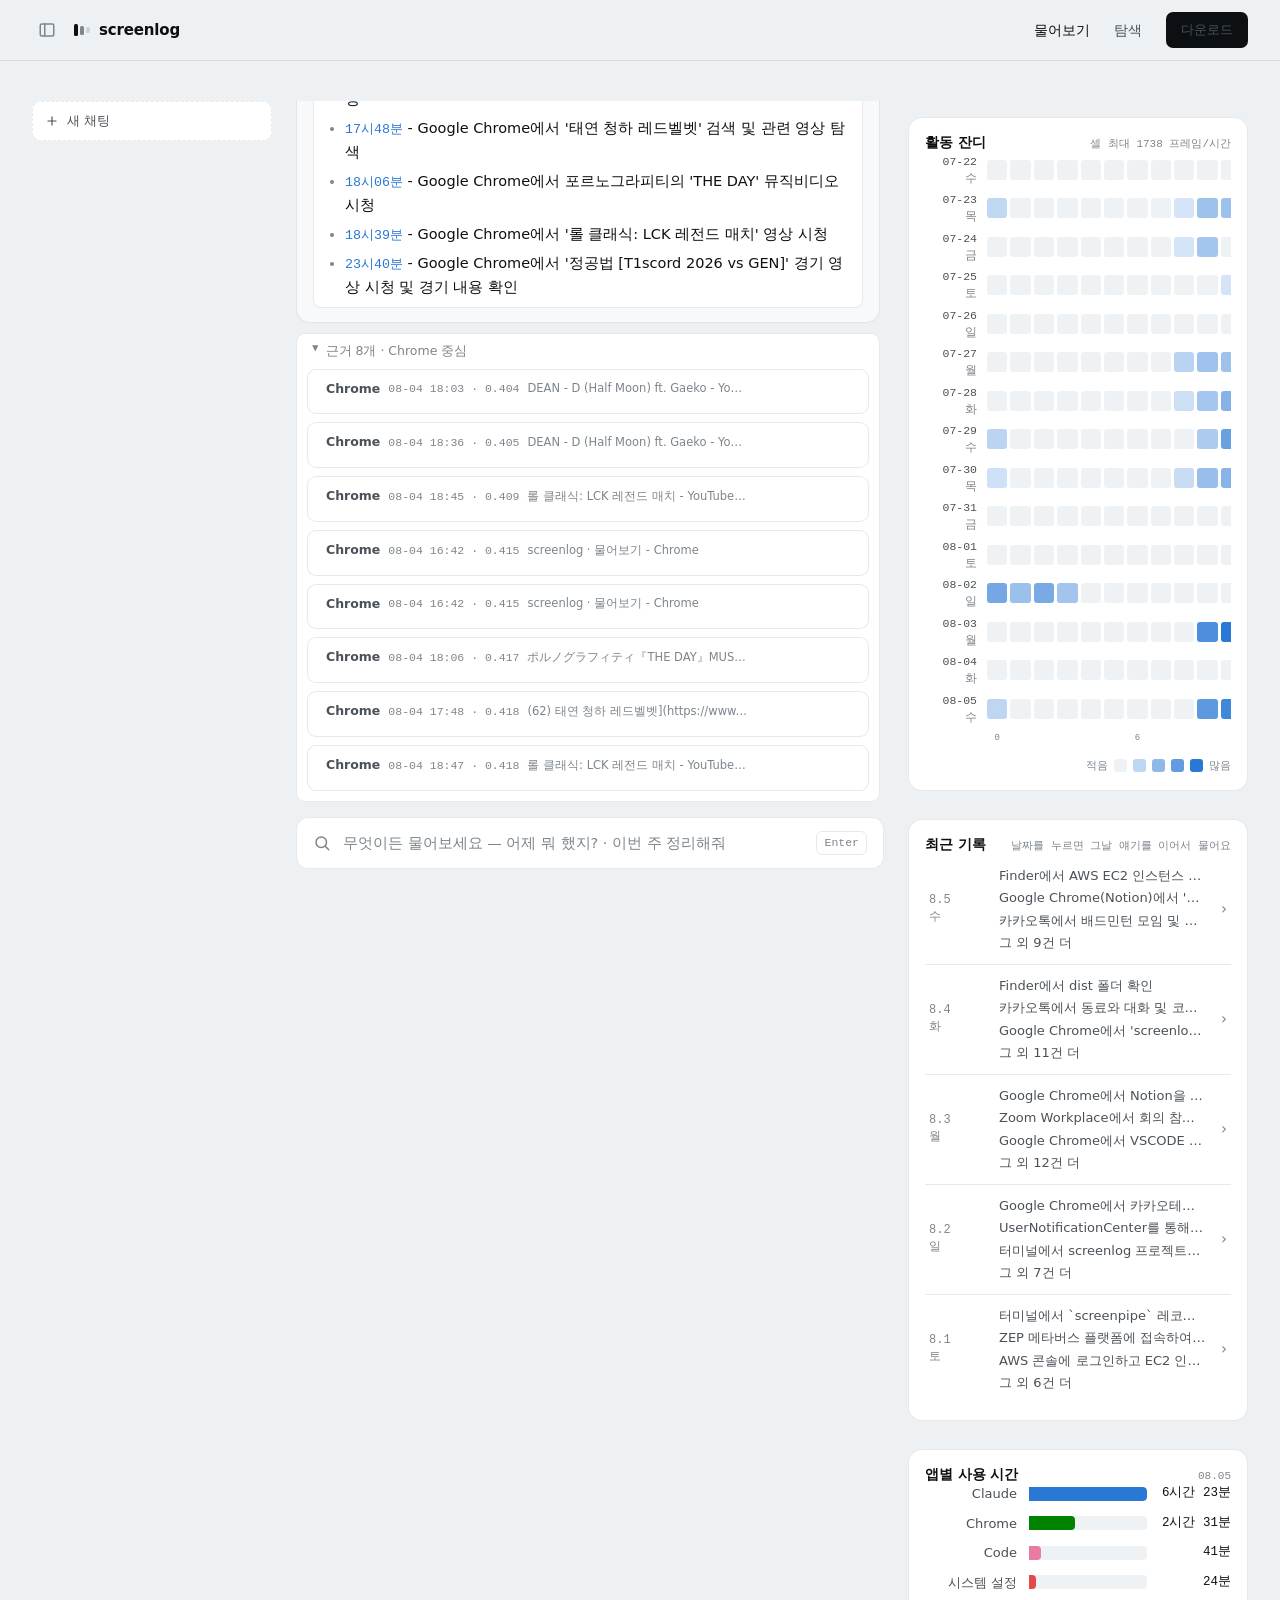
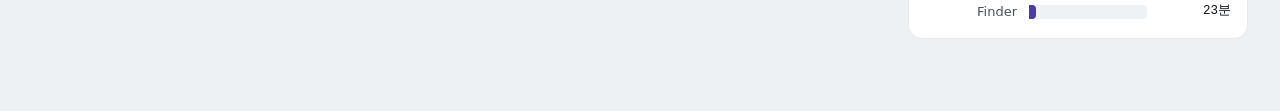
<file: docs/video/src/harness.html>
<!DOCTYPE html>
<html lang="ko">
<head>

<script>
window.__FIX__ = {"stats": {"dates": ["2026-07-22", "2026-07-23", "2026-07-24", "2026-07-25", "2026-07-26", "2026-07-27", "2026-07-28", "2026-07-29", "2026-07-30", "2026-07-31", "2026-08-01", "2026-08-02", "2026-08-03", "2026-08-04", "2026-08-05"], "apps": ["Claude", "Google Chrome", "Code", "카카오톡", "zoom.us", "Discord", "Finder", "시스템 설정", "터미널", "활성 상태 보기", "UserNotificationCenter", "제어 센터", "미리보기", "스크린샷", "텍스트 편집기", "universalAccessAuthWarn", "Spotlight", "캘린더", "App Store", "Docker Desktop", "메모", "CoreServicesUIAgent", "DBeaver", "coreautha", "아카이브 유틸리티", "Safari", "알림 센터"], "app_frames": {"Claude": 20905, "Google Chrome": 19018, "Code": 6009, "카카오톡": 2606, "zoom.us": 2554, "Discord": 1898, "Finder": 673, "시스템 설정": 433, "터미널": 377, "활성 상태 보기": 231, "UserNotificationCenter": 80, "제어 센터": 79, "미리보기": 69, "스크린샷": 58, "텍스트 편집기": 46, "universalAccessAuthWarn": 44, "Spotlight": 40, "캘린더": 20, "App Store": 18, "Docker Desktop": 7, "메모": 6, "CoreServicesUIAgent": 5, "DBeaver": 4, "coreautha": 3, "아카이브 유틸리티": 2, "Safari": 2, "알림 센터": 1}, "app_events": {"Google Chrome": 14466, "Claude": 6678, "Code": 2824, "zoom.us": 1790, "카카오톡": 1725, "Discord": 1357, "Finder": 525, "시스템 설정": 376, "터미널": 279, "활성 상태 보기": 134, "UserNotificationCenter": 79, "제어 센터": 59, "미리보기": 56, "universalAccessAuthWarn": 44, "스크린샷": 44, "텍스트 편집기": 31, "Spotlight": 22, "App Store": 11, "Docker Desktop": 4, "coreautha": 3, "메모": 3, "DBeaver": 3, "CoreServicesUIAgent": 3, "Safari": 2, "아카이브 유틸리티": 1, "캘린더": 1, "알림 센터": 1}, "calendar": [{"date": "2026-07-22", "hour": 14, "frames": 178}, {"date": "2026-07-22", "hour": 15, "frames": 179}, {"date": "2026-07-22", "hour": 16, "frames": 264}, {"date": "2026-07-22", "hour": 17, "frames": 231}, {"date": "2026-07-22", "hour": 18, "frames": 180}, {"date": "2026-07-22", "hour": 19, "frames": 257}, {"date": "2026-07-22", "hour": 20, "frames": 313}, {"date": "2026-07-22", "hour": 21, "frames": 218}, {"date": "2026-07-22", "hour": 22, "frames": 149}, {"date": "2026-07-22", "hour": 23, "frames": 108}, {"date": "2026-07-23", "hour": 0, "frames": 96}, {"date": "2026-07-23", "hour": 8, "frames": 18}, {"date": "2026-07-23", "hour": 9, "frames": 324}, {"date": "2026-07-23", "hour": 10, "frames": 338}, {"date": "2026-07-23", "hour": 11, "frames": 362}, {"date": "2026-07-23", "hour": 12, "frames": 163}, {"date": "2026-07-23", "hour": 15, "frames": 231}, {"date": "2026-07-23", "hour": 16, "frames": 276}, {"date": "2026-07-23", "hour": 17, "frames": 272}, {"date": "2026-07-23", "hour": 18, "frames": 101}, {"date": "2026-07-24", "hour": 8, "frames": 21}, {"date": "2026-07-24", "hour": 9, "frames": 282}, {"date": "2026-07-24", "hour": 13, "frames": 452}, {"date": "2026-07-24", "hour": 14, "frames": 368}, {"date": "2026-07-24", "hour": 15, "frames": 399}, {"date": "2026-07-24", "hour": 16, "frames": 120}, {"date": "2026-07-24", "hour": 17, "frames": 858}, {"date": "2026-07-24", "hour": 18, "frames": 149}, {"date": "2026-07-25", "hour": 10, "frames": 23}, {"date": "2026-07-25", "hour": 11, "frames": 1}, {"date": "2026-07-25", "hour": 15, "frames": 3}, {"date": "2026-07-25", "hour": 16, "frames": 59}, {"date": "2026-07-26", "hour": 21, "frames": 21}, {"date": "2026-07-27", "hour": 8, "frames": 133}, {"date": "2026-07-27", "hour": 9, "frames": 311}, {"date": "2026-07-27", "hour": 10, "frames": 324}, {"date": "2026-07-27", "hour": 11, "frames": 368}, {"date": "2026-07-27", "hour": 13, "frames": 396}, {"date": "2026-07-27", "hour": 14, "frames": 433}, {"date": "2026-07-27", "hour": 15, "frames": 627}, {"date": "2026-07-27", "hour": 16, "frames": 197}, {"date": "2026-07-27", "hour": 17, "frames": 417}, {"date": "2026-07-27", "hour": 18, "frames": 42}, {"date": "2026-07-28", "hour": 8, "frames": 43}, {"date": "2026-07-28", "hour": 9, "frames": 272}, {"date": "2026-07-28", "hour": 10, "frames": 544}, {"date": "2026-07-28", "hour": 11, "frames": 338}, {"date": "2026-07-28", "hour": 12, "frames": 45}, {"date": "2026-07-28", "hour": 13, "frames": 462}, {"date": "2026-07-28", "hour": 14, "frames": 228}, {"date": "2026-07-28", "hour": 15, "frames": 362}, {"date": "2026-07-28", "hour": 16, "frames": 463}, {"date": "2026-07-28", "hour": 17, "frames": 429}, {"date": "2026-07-28", "hour": 18, "frames": 272}, {"date": "2026-07-28", "hour": 19, "frames": 212}, {"date": "2026-07-28", "hour": 22, "frames": 180}, {"date": "2026-07-28", "hour": 23, "frames": 291}, {"date": "2026-07-29", "hour": 0, "frames": 127}, {"date": "2026-07-29", "hour": 9, "frames": 221}, {"date": "2026-07-29", "hour": 10, "frames": 861}, {"date": "2026-07-29", "hour": 11, "frames": 1024}, {"date": "2026-07-29", "hour": 13, "frames": 692}, {"date": "2026-07-29", "hour": 14, "frames": 428}, {"date": "2026-07-29", "hour": 15, "frames": 238}, {"date": "2026-07-29", "hour": 16, "frames": 498}, {"date": "2026-07-29", "hour": 17, "frames": 499}, {"date": "2026-07-29", "hour": 18, "frames": 196}, {"date": "2026-07-29", "hour": 19, "frames": 2}, {"date": "2026-07-29", "hour": 23, "frames": 238}, {"date": "2026-07-30", "hour": 0, "frames": 37}, {"date": "2026-07-30", "hour": 8, "frames": 65}, {"date": "2026-07-30", "hour": 9, "frames": 367}, {"date": "2026-07-30", "hour": 10, "frames": 528}, {"date": "2026-07-30", "hour": 11, "frames": 221}, {"date": "2026-07-30", "hour": 12, "frames": 13}, {"date": "2026-07-30", "hour": 13, "frames": 58}, {"date": "2026-07-30", "hour": 14, "frames": 483}, {"date": "2026-07-30", "hour": 15, "frames": 316}, {"date": "2026-07-30", "hour": 17, "frames": 177}, {"date": "2026-07-30", "hour": 18, "frames": 117}, {"date": "2026-07-31", "hour": 11, "frames": 868}, {"date": "2026-07-31", "hour": 12, "frames": 201}, {"date": "2026-07-31", "hour": 13, "frames": 398}, {"date": "2026-07-31", "hour": 14, "frames": 89}, {"date": "2026-07-31", "hour": 15, "frames": 659}, {"date": "2026-07-31", "hour": 16, "frames": 689}, {"date": "2026-07-31", "hour": 17, "frames": 916}, {"date": "2026-07-31", "hour": 18, "frames": 670}, {"date": "2026-07-31", "hour": 19, "frames": 183}, {"date": "2026-08-01", "hour": 22, "frames": 934}, {"date": "2026-08-01", "hour": 23, "frames": 276}, {"date": "2026-08-02", "hour": 0, "frames": 729}, {"date": "2026-08-02", "hour": 1, "frames": 346}, {"date": "2026-08-02", "hour": 2, "frames": 683}, {"date": "2026-08-02", "hour": 3, "frames": 290}, {"date": "2026-08-03", "hour": 9, "frames": 1208}, {"date": "2026-08-03", "hour": 10, "frames": 1738}, {"date": "2026-08-03", "hour": 11, "frames": 1455}, {"date": "2026-08-03", "hour": 12, "frames": 103}, {"date": "2026-08-03", "hour": 13, "frames": 64}, {"date": "2026-08-03", "hour": 14, "frames": 394}, {"date": "2026-08-03", "hour": 15, "frames": 806}, {"date": "2026-08-03", "hour": 16, "frames": 642}, {"date": "2026-08-03", "hour": 17, "frames": 1175}, {"date": "2026-08-03", "hour": 18, "frames": 26}, {"date": "2026-08-03", "hour": 19, "frames": 881}, {"date": "2026-08-03", "hour": 20, "frames": 1090}, {"date": "2026-08-03", "hour": 21, "frames": 1060}, {"date": "2026-08-03", "hour": 22, "frames": 129}, {"date": "2026-08-04", "hour": 14, "frames": 240}, {"date": "2026-08-04", "hour": 15, "frames": 1444}, {"date": "2026-08-04", "hour": 16, "frames": 480}, {"date": "2026-08-04", "hour": 17, "frames": 575}, {"date": "2026-08-04", "hour": 18, "frames": 535}, {"date": "2026-08-04", "hour": 19, "frames": 376}, {"date": "2026-08-04", "hour": 20, "frames": 621}, {"date": "2026-08-04", "hour": 21, "frames": 640}, {"date": "2026-08-04", "hour": 22, "frames": 160}, {"date": "2026-08-04", "hour": 23, "frames": 192}, {"date": "2026-08-05", "hour": 0, "frames": 109}, {"date": "2026-08-05", "hour": 9, "frames": 1011}, {"date": "2026-08-05", "hour": 10, "frames": 1379}, {"date": "2026-08-05", "hour": 11, "frames": 1124}, {"date": "2026-08-05", "hour": 12, "frames": 304}, {"date": "2026-08-05", "hour": 13, "frames": 621}, {"date": "2026-08-05", "hour": 14, "frames": 489}, {"date": "2026-08-05", "hour": 15, "frames": 674}, {"date": "2026-08-05", "hour": 16, "frames": 788}, {"date": "2026-08-05", "hour": 17, "frames": 752}, {"date": "2026-08-05", "hour": 18, "frames": 972}, {"date": "2026-08-05", "hour": 19, "frames": 583}, {"date": "2026-08-05", "hour": 20, "frames": 608}], "per_day": [{"date": "2026-07-22", "weekday_kr": "수", "frames": 2077, "events": 1009, "app_frames": {"Claude": 1209, "Code": 459, "Google Chrome": 178, "카카오톡": 85, "Finder": 51, "zoom.us": 45, "Discord": 44, "시스템 설정": 4, "UserNotificationCenter": 1, "coreautha": 1}}, {"date": "2026-07-23", "weekday_kr": "목", "frames": 2181, "events": 1533, "app_frames": {"Google Chrome": 984, "zoom.us": 333, "Claude": 257, "Discord": 227, "Code": 169, "카카오톡": 153, "Finder": 36, "터미널": 20, "시스템 설정": 1, "UserNotificationCenter": 1}}, {"date": "2026-07-24", "weekday_kr": "금", "frames": 2649, "events": 2021, "app_frames": {"Google Chrome": 1286, "Claude": 522, "Discord": 313, "Code": 278, "카카오톡": 188, "zoom.us": 38, "Finder": 8, "미리보기": 8, "터미널": 5, "coreautha": 2, "제어 센터": 1}}, {"date": "2026-07-25", "weekday_kr": "토", "frames": 86, "events": 74, "app_frames": {"Google Chrome": 32, "카카오톡": 25, "Claude": 18, "시스템 설정": 7, "Discord": 4}}, {"date": "2026-07-26", "weekday_kr": "일", "frames": 21, "events": 18, "app_frames": {"카카오톡": 8, "Google Chrome": 6, "Discord": 5, "Claude": 1, "미리보기": 1}}, {"date": "2026-07-27", "weekday_kr": "월", "frames": 3248, "events": 2844, "app_frames": {"Google Chrome": 1437, "zoom.us": 1070, "Discord": 237, "카카오톡": 215, "Claude": 206, "Code": 45, "터미널": 21, "Finder": 8, "시스템 설정": 7, "아카이브 유틸리티": 2}}, {"date": "2026-07-28", "weekday_kr": "화", "frames": 4141, "events": 2383, "app_frames": {"Google Chrome": 1546, "Claude": 1442, "Code": 504, "Discord": 235, "zoom.us": 189, "카카오톡": 111, "터미널": 89, "Finder": 21, "시스템 설정": 3, "UserNotificationCenter": 1}}, {"date": "2026-07-29", "weekday_kr": "수", "frames": 5024, "events": 2539, "app_frames": {"Google Chrome": 2245, "Claude": 908, "Code": 764, "zoom.us": 448, "카카오톡": 427, "Discord": 146, "터미널": 45, "App Store": 17, "Finder": 7, "텍스트 편집기": 6, "메모": 4, "시스템 설정": 3, "UserNotificationCenter": 2, "미리보기": 2}}, {"date": "2026-07-30", "weekday_kr": "목", "frames": 2382, "events": 1575, "app_frames": {"Google Chrome": 1215, "Claude": 433, "Code": 338, "카카오톡": 132, "Discord": 123, "zoom.us": 48, "활성 상태 보기": 30, "캘린더": 20, "시스템 설정": 16, "터미널": 10, "Finder": 9, "미리보기": 6, "제어 센터": 1, "Safari": 1}}, {"date": "2026-07-31", "weekday_kr": "금", "frames": 4673, "events": 1908, "app_frames": {"Google Chrome": 1994, "Claude": 1500, "Code": 597, "카카오톡": 189, "zoom.us": 155, "Discord": 103, "터미널": 71, "Finder": 41, "활성 상태 보기": 15, "시스템 설정": 5, "미리보기": 3}}, {"date": "2026-08-01", "weekday_kr": "토", "frames": 1210, "events": 1016, "app_frames": {"Google Chrome": 838, "Claude": 267, "터미널": 50, "Code": 23, "카카오톡": 22, "Discord": 10}}, {"date": "2026-08-02", "weekday_kr": "일", "frames": 2048, "events": 1164, "app_frames": {"Claude": 906, "Google Chrome": 558, "Discord": 195, "시스템 설정": 86, "UserNotificationCenter": 74, "활성 상태 보기": 51, "Code": 49, "universalAccessAuthWarn": 44, "터미널": 32, "Finder": 18, "제어 센터": 10, "스크린샷": 7, "카카오톡": 5, "Spotlight": 5, "텍스트 편집기": 5, "메모": 2, "알림 센터": 1}}, {"date": "2026-08-03", "weekday_kr": "월", "frames": 10771, "events": 5150, "app_frames": {"Claude": 5205, "Google Chrome": 2837, "Code": 1896, "카카오톡": 503, "Discord": 147, "zoom.us": 63, "제어 센터": 38, "텍스트 편집기": 26, "시스템 설정": 19, "Spotlight": 14, "Finder": 8, "스크린샷": 8, "터미널": 6, "Safari": 1}}, {"date": "2026-08-04", "weekday_kr": "화", "frames": 5263, "events": 3174, "app_frames": {"Claude": 2653, "Google Chrome": 1731, "Code": 234, "시스템 설정": 224, "카카오톡": 154, "zoom.us": 96, "Finder": 61, "활성 상태 보기": 29, "터미널": 23, "제어 센터": 16, "Discord": 16, "스크린샷": 16, "Spotlight": 5, "텍스트 편집기": 4, "UserNotificationCenter": 1}}, {"date": "2026-08-05", "weekday_kr": "수", "frames": 9414, "events": 4113, "app_frames": {"Claude": 5378, "Google Chrome": 2131, "Code": 653, "Finder": 405, "카카오톡": 389, "활성 상태 보기": 106, "Discord": 93, "zoom.us": 69, "시스템 설정": 58, "미리보기": 49, "스크린샷": 27, "Spotlight": 16, "제어 센터": 13, "Docker Desktop": 7, "텍스트 편집기": 5, "터미널": 5, "CoreServicesUIAgent": 5, "DBeaver": 4, "App Store": 1}}], "overall": {"total_events": 30521, "total_frames": 55188, "day_count": 15, "busiest_day": "2026-08-03", "busiest_day_frames": 10771, "top_app": "Claude", "top_app_frames": 20905, "top_app_event_share": 22}}, "digest": {"days": [{"date": "2026-08-05", "weekday_kr": "수", "summary": "* 09시04분 - Finder에서 AWS EC2 인스턴스 대시보드 접속 및 환경 확인\n* 09시10분 - Google Chrome(Notion)에서 '16조' 프로젝트의 LLM 배포 및 에이전트 코딩 관련 문서 검토\n* 09시38분 - 카카오톡에서 배드민턴 모임 및 취업 관련 공지 확인\n* 09시53분 - Google Chrome(Gemini)에서 복합 질문 처리 LLM 호출 분석 및 코드 상태 확인\n* 11시14분 - Google Chrome(Slack)에서 Google 계정 연동 및 액세스 권한 설정\n* 13시31분 - Google Chrome(Google Sheets)에서 카카오테크 부트캠프 멘토링 시트 확인\n* 15시15분 - 터미널에서 GitHub 워크플로우 실행 시도 및 Git 저장소 오류 확인\n* 16시08분 - Google Chrome(Slack API)에서 앱 설정 및 에이전트 관련 기능 검토\n* 17시22분 - Zoom 회의 참여를 통해 인공지능 실무 개발 관련 소통\n* 17시42분 - Google Chrome(YouTube)에서 '노션 개발자는 코드를 이렇게 읽습니다' 영상 시청\n* 19시57분 - Google Chrome(Runpod)에서 결제 및 빌링 정보 확인\n* 20시09분 - Google Chrome(ZEP)에서 카카오테크 부트캠프 메타버스 공간 접속"}, {"date": "2026-08-04", "weekday_kr": "화", "summary": "* 14시53분 - Finder에서 dist 폴더 확인\n* 14시54분 - 카카오톡에서 동료와 대화 및 코드 관련 로그 확인\n* 14시56분 - Google Chrome에서 'screenlog' 앱 사용 기록 및 이번 주 앱 사용 통계 조회\n* 15시09분 - Google Chrome에서 '[7조] 의료정보 김○○ 교수님 줌회의 영상1' 시청\n* 15시16분 - Google Chrome에서 AWS EC2 대시보드 접속 및 네트워크 오류 확인\n* 15시40분 - Google Chrome에서 Mermaid Live Editor를 이용한 플로우차트 작업\n* 16시07분 - Google Chrome에서 Google Gemini를 통해 '백엔드 엔지니어는 웹 개발만 하는가?' 질문 및 답변 확인\n* 17시08분 - Google Chrome에서 교육 과정 후기 설문 작성\n* 17시31분 - zoom.us를 통해 인공지능 실무 관련 줌 회의 참석\n* 18시45분 - Google Chrome에서 '롤 클래식: LCK 레전드 매치' 영상 시청\n* 20시43분 - 터미널에서 SSH를 통해 EC2 서버에 접속하여 환경 변수 설정 작업\n* 21시01분 - Google Chrome에서 AWS 콘솔 접속 및 배포 관련 작업 수행\n* 21시29분 - Google Chrome에서 코드트리(Codetree) '기초 구현: 상품 코드' 문제 풀이 및 학습\n* 23시41분 - Google Chrome에서 LCK 레전드 매치 영상 시청 및 경기 내용 확인"}, {"date": "2026-08-03", "weekday_kr": "월", "summary": "* 09시04분 - Google Chrome에서 Notion을 통해 프로젝트(adapterz) 관련 작업 및 NAVER 검색 수행\n* 09시18분 - Zoom Workplace에서 회의 참여 및 메뉴 확인\n* 09시44분 - Google Chrome에서 VSCODE 오디오 큐 설정 및 Flutter 코드(Scaffold, AppBar) 작업\n* 10시13분 - Google Chrome에서 SSE 스트리밍 개념 학습 및 API Gateway 관련 대시보드 확인\n* 11시30분 - Google Chrome에서 아코디언 렌더링 관련 검색 및 프로젝트 코드 구조(screenlog) 탐색\n* 14시35분 - Google Chrome에서 SSH 접속 관련 검색 및 screenlog 프로젝트 리팩토링 확인\n* 14시49분 - Google Chrome에서 GitHub(kkkk2058/screenlog)의 질문 답변 파이프라인 비동기 전환 PR 확인\n* 15시06분 - 카카오톡에서 스펙업 공고 및 부트캠프 관련 메시지 확인\n* 15시45분 - Google Chrome에서 GitHub의 멀티턴 대화 지원 추가 기능(feat) 확인\n* 16시45분 - Google Chrome에서 GitHub 커밋 기록(하루 요약 캐시 추가 등) 확인\n* 17시00분 - Google Chrome에서 교육 과정 후기 설문 작성 및 ZEP 메타버스 공간 접속\n* 19시16분 - Google Chrome에서 Gemini를 활용해 화면 기록 요약 및 분석 모듈 코드 작성\n* 19시57분 - Google Chrome에서 YouTube를 통해 알고리즘(Depth-First Search) 및 LCK 경기 영상 시청\n* 21시18분 - Google Chrome에서 Gemini를 통해 LangGraph 조건부 워크플로우 및 NLP 관련 학습\n* 21시50분 - Google Chrome에서 Codetree를 통해 프로그래밍 알고리즘 연습 수행"}, {"date": "2026-08-02", "weekday_kr": "일", "summary": "* 00시00분 - Google Chrome에서 카카오테크 부트캠프 ZEP 공간 접속 및 활동\n* 00시03분 - UserNotificationCenter를 통해 EC2, GitHub CI/CD, screenlog 관련 개발 작업 확인\n* 00시15분 - 터미널에서 screenlog 프로젝트의 메뉴바 앱 추가 및 배포 관련 커밋 수행\n* 00시28분 - 터미널에서 screenpipe 실행 및 Discord를 통해 밥도둑 서버 활동\n* 00시34분 - Google Chrome에서 AWS EC2 인스턴스 유형 확인 및 클라우드 환경 설정\n* 01시15분 - 터미널과 시스템 설정을 오가며 screenlog 앱의 접근성 권한 및 프로세스 확인\n* 01시44분 - Google Chrome에서 GitHub Actions를 통해 screenlog 빌드 및 배포 과정 모니터링\n* 02시05분 - Google Chrome에서 AWS EC2 인스턴스 세부 정보 및 상태 점검\n* 02시47분 - Google Chrome에서 Notion을 통해 screenlog 프로젝트의 RAG 및 API 로직 정리\n* 03시02분 - Discord에서 밥도둑 서버 음성 통화 및 활동 지속"}, {"date": "2026-08-01", "weekday_kr": "토", "summary": "* 22시17분 - 터미널에서 `screenpipe` 레코더를 실행하여 화면 기록을 시작함.\n* 22시19분 ~ 22시30분 - ZEP 메타버스 플랫폼에 접속하여 카카오테크 부트캠프 활동을 수행함.\n* 22시21분 ~ 22시34분 - AWS 콘솔에 로그인하고 EC2 인스턴스 세부 정보를 확인하며 서버 상태를 점검함.\n* 22시36분 ~ 22시45분 - GitHub에서 `screenlog` 프로젝트의 CI/CD 배포 과정을 확인하고 코드트리(Codetree) 학습 사이트에 접속함.\n* 22시47분 ~ 22시49분 - 롯데월드 아쿠아리움 웹사이트에서 시설 정보를 조회함.\n* 22시50분 - 카카오톡을 통해 친구 목록 및 생일 정보를 확인함.\n* 22시52분 ~ 22시54분 - GitHub Actions 배포 상태를 재확인하고 서버 연결 오류를 해결하기 위해 터미널과 브라우저를 오가며 작업함.\n* 22시56분 ~ 23시07분 - 코드트리에서 파이썬 클래스 및 기초 구현 관련 코딩 문제를 풀이함.\n* 23시08분 ~ 23시17분 - AWS EC2 인스턴스 볼륨 정보를 확인하고 Discord에서 카카오테크 부트캠프 채널을 확인한 뒤 터미널에서 서버 연결을 시도함."}]}, "timeline": {"date": "2026-08-05", "blocks": [{"app": "Google Chrome", "start_sec": 21, "end_sec": 209}, {"app": "시스템 설정", "start_sec": 212, "end_sec": 1540}, {"app": "Google Chrome", "start_sec": 1543, "end_sec": 1590}, {"app": "제어 센터", "start_sec": 1818, "end_sec": 1846}, {"app": "시스템 설정", "start_sec": 1852, "end_sec": 1951}, {"app": "Google Chrome", "start_sec": 1961, "end_sec": 2574}, {"app": "Finder", "start_sec": 32655, "end_sec": 32669}, {"app": "Claude", "start_sec": 32680, "end_sec": 32718}, {"app": "Claude", "start_sec": 32720, "end_sec": 32815}, {"app": "Claude", "start_sec": 32823, "end_sec": 32883}, {"app": "Google Chrome", "start_sec": 32888, "end_sec": 32902}, {"app": "Claude", "start_sec": 32902, "end_sec": 32960}, {"app": "Google Chrome", "start_sec": 32960, "end_sec": 33011}, {"app": "Claude", "start_sec": 33021, "end_sec": 33038}, {"app": "Google Chrome", "start_sec": 33038, "end_sec": 33124}, {"app": "Claude", "start_sec": 33127, "end_sec": 33144}, {"app": "Google Chrome", "start_sec": 33154, "end_sec": 33172}, {"app": "Claude", "start_sec": 33172, "end_sec": 33256}, {"app": "Google Chrome", "start_sec": 33271, "end_sec": 33282}, {"app": "Claude", "start_sec": 33282, "end_sec": 33350}, {"app": "Google Chrome", "start_sec": 33350, "end_sec": 33364}, {"app": "Google Chrome", "start_sec": 33387, "end_sec": 33397}, {"app": "Google Chrome", "start_sec": 33399, "end_sec": 33427}, {"app": "Claude", "start_sec": 33427, "end_sec": 33442}, {"app": "Google Chrome", "start_sec": 33442, "end_sec": 33474}, {"app": "Claude", "start_sec": 33474, "end_sec": 33486}, {"app": "Google Chrome", "start_sec": 33486, "end_sec": 34225}, {"app": "Claude", "start_sec": 34232, "end_sec": 34326}, {"app": "Claude", "start_sec": 34338, "end_sec": 34363}, {"app": "Claude", "start_sec": 34364, "end_sec": 34515}, {"app": "Code", "start_sec": 34515, "end_sec": 34681}, {"app": "카카오톡", "start_sec": 34681, "end_sec": 34704}, {"app": "Code", "start_sec": 34705, "end_sec": 34776}, {"app": "Finder", "start_sec": 34779, "end_sec": 34832}, {"app": "Google Chrome", "start_sec": 34832, "end_sec": 34846}, {"app": "Google Chrome", "start_sec": 34850, "end_sec": 35162}, {"app": "Code", "start_sec": 35162, "end_sec": 35191}, {"app": "Code", "start_sec": 35198, "end_sec": 35287}, {"app": "Google Chrome", "start_sec": 35289, "end_sec": 35299}, {"app": "Code", "start_sec": 35299, "end_sec": 35329}, {"app": "Google Chrome", "start_sec": 35561, "end_sec": 35738}, {"app": "Claude", "start_sec": 35739, "end_sec": 35801}, {"app": "Finder", "start_sec": 35806, "end_sec": 35919}, {"app": "Claude", "start_sec": 35919, "end_sec": 35984}, {"app": "Finder", "start_sec": 35985, "end_sec": 36021}, {"app": "Claude", "start_sec": 36021, "end_sec": 36068}, {"app": "Finder", "start_sec": 36070, "end_sec": 36105}, {"app": "Claude", "start_sec": 36105, "end_sec": 36294}, {"app": "Claude", "start_sec": 36299, "end_sec": 36361}, {"app": "활성 상태 보기", "start_sec": 36370, "end_sec": 36392}, {"app": "활성 상태 보기", "start_sec": 36397, "end_sec": 36407}, {"app": "Google Chrome", "start_sec": 36407, "end_sec": 36431}, {"app": "Claude", "start_sec": 36431, "end_sec": 36543}, {"app": "Code", "start_sec": 36543, "end_sec": 36553}, {"app": "Claude", "start_sec": 36553, "end_sec": 36583}, {"app": "Claude", "start_sec": 36587, "end_sec": 36697}, {"app": "활성 상태 보기", "start_sec": 36701, "end_sec": 36712}, {"app": "Claude", "start_sec": 36717, "end_sec": 37230}, {"app": "Google Chrome", "start_sec": 37237, "end_sec": 37333}, {"app": "Claude", "start_sec": 37344, "end_sec": 38017}, {"app": "Finder", "start_sec": 38020, "end_sec": 38037}, {"app": "Finder", "start_sec": 38040, "end_sec": 38058}, {"app": "App Store", "start_sec": 38058, "end_sec": 38073}, {"app": "Finder", "start_sec": 38131, "end_sec": 38144}, {"app": "DBeaver", "start_sec": 38144, "end_sec": 38159}, {"app": "Finder", "start_sec": 38186, "end_sec": 38206}, {"app": "Spotlight", "start_sec": 38218, "end_sec": 38229}, {"app": "Finder", "start_sec": 38229, "end_sec": 38320}, {"app": "Claude", "start_sec": 38324, "end_sec": 38338}, {"app": "Claude", "start_sec": 38344, "end_sec": 38432}, {"app": "Finder", "start_sec": 38432, "end_sec": 38459}, {"app": "Claude", "start_sec": 38473, "end_sec": 38820}, {"app": "Claude", "start_sec": 38943, "end_sec": 39009}, {"app": "Google Chrome", "start_sec": 39020, "end_sec": 39036}, {"app": "Google Chrome", "start_sec": 39037, "end_sec": 39053}, {"app": "Google Chrome", "start_sec": 39054, "end_sec": 39248}, {"app": "Finder", "start_sec": 39248, "end_sec": 39272}, {"app": "Google Chrome", "start_sec": 39272, "end_sec": 39308}, {"app": "Claude", "start_sec": 39313, "end_sec": 39350}, {"app": "Google Chrome", "start_sec": 39355, "end_sec": 39439}, {"app": "Claude", "start_sec": 39439, "end_sec": 39471}, {"app": "Google Chrome", "start_sec": 39484, "end_sec": 39495}, {"app": "Google Chrome", "start_sec": 39498, "end_sec": 39509}, {"app": "Claude", "start_sec": 39528, "end_sec": 39559}, {"app": "Google Chrome", "start_sec": 39560, "end_sec": 39572}, {"app": "Claude", "start_sec": 39572, "end_sec": 39623}, {"app": "Claude", "start_sec": 39829, "end_sec": 39916}, {"app": "카카오톡", "start_sec": 39917, "end_sec": 40014}, {"app": "Claude", "start_sec": 40023, "end_sec": 40059}, {"app": "Discord", "start_sec": 40060, "end_sec": 40121}, {"app": "카카오톡", "start_sec": 40123, "end_sec": 40266}, {"app": "카카오톡", "start_sec": 40267, "end_sec": 40337}, {"app": "Claude", "start_sec": 40340, "end_sec": 40368}, {"app": "Google Chrome", "start_sec": 40368, "end_sec": 40395}, {"app": "Google Chrome", "start_sec": 40401, "end_sec": 40445}, {"app": "Google Chrome", "start_sec": 40461, "end_sec": 40510}, {"app": "Claude", "start_sec": 40520, "end_sec": 40628}, {"app": "Google Chrome", "start_sec": 40628, "end_sec": 40651}, {"app": "Claude", "start_sec": 40651, "end_sec": 40704}, {"app": "Google Chrome", "start_sec": 40706, "end_sec": 40733}, {"app": "Claude", "start_sec": 40733, "end_sec": 40776}, {"app": "Google Chrome", "start_sec": 40776, "end_sec": 40885}, {"app": "Google Chrome", "start_sec": 40889, "end_sec": 40901}, {"app": "Claude", "start_sec": 40901, "end_sec": 41154}, {"app": "Google Chrome", "start_sec": 41154, "end_sec": 41309}, {"app": "Claude", "start_sec": 41310, "end_sec": 41421}, {"app": "카카오톡", "start_sec": 41421, "end_sec": 41489}, {"app": "Finder", "start_sec": 41489, "end_sec": 41509}, {"app": "Claude", "start_sec": 41509, "end_sec": 41892}, {"app": "Claude", "start_sec": 41894, "end_sec": 42000}, {"app": "Claude", "start_sec": 42004, "end_sec": 42019}, {"app": "Google Chrome", "start_sec": 42041, "end_sec": 42074}, {"app": "Claude", "start_sec": 42074, "end_sec": 42090}, {"app": "Claude", "start_sec": 42095, "end_sec": 42405}, {"app": "Claude", "start_sec": 42407, "end_sec": 45785}, {"app": "Google Chrome", "start_sec": 45789, "end_sec": 45804}, {"app": "Google Chrome", "start_sec": 45820, "end_sec": 45867}, {"app": "Code", "start_sec": 46134, "end_sec": 46192}, {"app": "Claude", "start_sec": 46194, "end_sec": 46226}, {"app": "제어 센터", "start_sec": 46232, "end_sec": 46247}, {"app": "Google Chrome", "start_sec": 46262, "end_sec": 46349}, {"app": "Claude", "start_sec": 46349, "end_sec": 46377}, {"app": "카카오톡", "start_sec": 46377, "end_sec": 46388}, {"app": "Claude", "start_sec": 46390, "end_sec": 46537}, {"app": "Claude", "start_sec": 46548, "end_sec": 46558}, {"app": "Claude", "start_sec": 46567, "end_sec": 46601}, {"app": "Claude", "start_sec": 46603, "end_sec": 46688}, {"app": "Code", "start_sec": 46688, "end_sec": 46708}, {"app": "Claude", "start_sec": 46708, "end_sec": 46877}, {"app": "Code", "start_sec": 46877, "end_sec": 46897}, {"app": "Claude", "start_sec": 46897, "end_sec": 46988}, {"app": "Claude", "start_sec": 47008, "end_sec": 47068}, {"app": "Claude", "start_sec": 47074, "end_sec": 47422}, {"app": "Claude", "start_sec": 47620, "end_sec": 47746}, {"app": "Google Chrome", "start_sec": 47746, "end_sec": 47756}, {"app": "Claude", "start_sec": 47756, "end_sec": 47785}, {"app": "Finder", "start_sec": 47788, "end_sec": 47798}, {"app": "Claude", "start_sec": 47798, "end_sec": 47929}, {"app": "Claude", "start_sec": 47966, "end_sec": 48012}, {"app": "Google Chrome", "start_sec": 48017, "end_sec": 48058}, {"app": "활성 상태 보기", "start_sec": 48062, "end_sec": 48080}, {"app": "Claude", "start_sec": 48080, "end_sec": 48098}, {"app": "Google Chrome", "start_sec": 48098, "end_sec": 48108}, {"app": "Claude", "start_sec": 48108, "end_sec": 48137}, {"app": "Claude", "start_sec": 48142, "end_sec": 48304}, {"app": "카카오톡", "start_sec": 48304, "end_sec": 48340}, {"app": "Google Chrome", "start_sec": 48354, "end_sec": 48379}, {"app": "Code", "start_sec": 48402, "end_sec": 48414}, {"app": "Google Chrome", "start_sec": 48415, "end_sec": 48459}, {"app": "Claude", "start_sec": 48459, "end_sec": 48502}, {"app": "Google Chrome", "start_sec": 48502, "end_sec": 48533}, {"app": "Google Chrome", "start_sec": 48538, "end_sec": 48552}, {"app": "Claude", "start_sec": 48567, "end_sec": 48585}, {"app": "Google Chrome", "start_sec": 48596, "end_sec": 48655}, {"app": "Claude", "start_sec": 48674, "end_sec": 48732}, {"app": "Google Chrome", "start_sec": 48739, "end_sec": 48772}, {"app": "Claude", "start_sec": 48772, "end_sec": 48784}, {"app": "Google Chrome", "start_sec": 48784, "end_sec": 48801}, {"app": "Claude", "start_sec": 48801, "end_sec": 48855}, {"app": "Google Chrome", "start_sec": 48855, "end_sec": 48910}, {"app": "Claude", "start_sec": 48910, "end_sec": 48922}, {"app": "Google Chrome", "start_sec": 48922, "end_sec": 48951}, {"app": "Claude", "start_sec": 48951, "end_sec": 49020}, {"app": "Discord", "start_sec": 49020, "end_sec": 49037}, {"app": "Claude", "start_sec": 49037, "end_sec": 49245}, {"app": "Code", "start_sec": 49245, "end_sec": 49275}, {"app": "Google Chrome", "start_sec": 49275, "end_sec": 49524}, {"app": "Google Chrome", "start_sec": 49526, "end_sec": 49603}, {"app": "Claude", "start_sec": 49603, "end_sec": 49924}, {"app": "카카오톡", "start_sec": 49924, "end_sec": 49985}, {"app": "Finder", "start_sec": 49985, "end_sec": 50009}, {"app": "Claude", "start_sec": 50009, "end_sec": 50229}, {"app": "Claude", "start_sec": 50239, "end_sec": 51410}, {"app": "Claude", "start_sec": 51412, "end_sec": 51443}, {"app": "Claude", "start_sec": 51453, "end_sec": 51525}, {"app": "Claude", "start_sec": 51529, "end_sec": 51576}, {"app": "Claude", "start_sec": 51601, "end_sec": 51653}, {"app": "Claude", "start_sec": 51657, "end_sec": 51677}, {"app": "Claude", "start_sec": 51679, "end_sec": 51708}, {"app": "Finder", "start_sec": 51708, "end_sec": 51721}, {"app": "Google Chrome", "start_sec": 51721, "end_sec": 51757}, {"app": "Google Chrome", "start_sec": 51764, "end_sec": 51980}, {"app": "Claude", "start_sec": 51993, "end_sec": 52018}, {"app": "Code", "start_sec": 52021, "end_sec": 52061}, {"app": "Claude", "start_sec": 52061, "end_sec": 52095}, {"app": "Code", "start_sec": 52095, "end_sec": 52138}, {"app": "Claude", "start_sec": 52138, "end_sec": 52150}, {"app": "Code", "start_sec": 52150, "end_sec": 52169}, {"app": "Google Chrome", "start_sec": 52179, "end_sec": 52329}, {"app": "Claude", "start_sec": 52339, "end_sec": 52477}, {"app": "Claude", "start_sec": 52483, "end_sec": 52554}, {"app": "Code", "start_sec": 52554, "end_sec": 52584}, {"app": "Claude", "start_sec": 52584, "end_sec": 52840}, {"app": "카카오톡", "start_sec": 52846, "end_sec": 52876}, {"app": "Claude", "start_sec": 52878, "end_sec": 52959}, {"app": "Google Chrome", "start_sec": 52966, "end_sec": 52985}, {"app": "Google Chrome", "start_sec": 52999, "end_sec": 53097}, {"app": "Claude", "start_sec": 53097, "end_sec": 53166}, {"app": "Claude", "start_sec": 53168, "end_sec": 53301}, {"app": "Google Chrome", "start_sec": 53301, "end_sec": 53319}, {"app": "Claude", "start_sec": 53319, "end_sec": 53341}, {"app": "Google Chrome", "start_sec": 53341, "end_sec": 53381}, {"app": "Claude", "start_sec": 53381, "end_sec": 53391}, {"app": "Google Chrome", "start_sec": 53391, "end_sec": 53422}, {"app": "Claude", "start_sec": 53422, "end_sec": 53502}, {"app": "Claude", "start_sec": 53516, "end_sec": 53588}, {"app": "Code", "start_sec": 53588, "end_sec": 53598}, {"app": "Claude", "start_sec": 53598, "end_sec": 53608}, {"app": "Google Chrome", "start_sec": 53619, "end_sec": 54103}, {"app": "Claude", "start_sec": 54103, "end_sec": 54217}, {"app": "Code", "start_sec": 54217, "end_sec": 54237}, {"app": "Google Chrome", "start_sec": 54237, "end_sec": 54710}, {"app": "Google Chrome", "start_sec": 54881, "end_sec": 54891}, {"app": "Claude", "start_sec": 54901, "end_sec": 54944}, {"app": "Claude", "start_sec": 54961, "end_sec": 54995}, {"app": "Code", "start_sec": 54995, "end_sec": 55006}, {"app": "Google Chrome", "start_sec": 55006, "end_sec": 55134}, {"app": "Code", "start_sec": 55144, "end_sec": 55157}, {"app": "Google Chrome", "start_sec": 55174, "end_sec": 55203}, {"app": "Claude", "start_sec": 55203, "end_sec": 55237}, {"app": "Code", "start_sec": 55237, "end_sec": 55296}, {"app": "Google Chrome", "start_sec": 55296, "end_sec": 55468}, {"app": "Google Chrome", "start_sec": 55469, "end_sec": 55495}, {"app": "Claude", "start_sec": 55495, "end_sec": 55527}, {"app": "Claude", "start_sec": 55533, "end_sec": 55562}, {"app": "Code", "start_sec": 55570, "end_sec": 55620}, {"app": "Claude", "start_sec": 55620, "end_sec": 55801}, {"app": "Code", "start_sec": 55801, "end_sec": 55832}, {"app": "Code", "start_sec": 55838, "end_sec": 55850}, {"app": "Claude", "start_sec": 55850, "end_sec": 55925}, {"app": "Claude", "start_sec": 55929, "end_sec": 55950}, {"app": "Claude", "start_sec": 55955, "end_sec": 56185}, {"app": "Google Chrome", "start_sec": 56185, "end_sec": 56204}, {"app": "Claude", "start_sec": 56204, "end_sec": 56528}, {"app": "Google Chrome", "start_sec": 56533, "end_sec": 56547}, {"app": "Claude", "start_sec": 56547, "end_sec": 56626}, {"app": "Claude", "start_sec": 56664, "end_sec": 56689}, {"app": "Claude", "start_sec": 56699, "end_sec": 56742}, {"app": "Code", "start_sec": 56742, "end_sec": 56752}, {"app": "Claude", "start_sec": 56752, "end_sec": 56881}, {"app": "Google Chrome", "start_sec": 56881, "end_sec": 56908}, {"app": "Claude", "start_sec": 56908, "end_sec": 57009}, {"app": "Code", "start_sec": 57009, "end_sec": 57038}, {"app": "Google Chrome", "start_sec": 57046, "end_sec": 57060}, {"app": "Google Chrome", "start_sec": 57061, "end_sec": 57170}, {"app": "Claude", "start_sec": 57181, "end_sec": 57215}, {"app": "Google Chrome", "start_sec": 57215, "end_sec": 57282}, {"app": "Claude", "start_sec": 57282, "end_sec": 57313}, {"app": "Claude", "start_sec": 57325, "end_sec": 57395}, {"app": "Google Chrome", "start_sec": 57411, "end_sec": 57422}, {"app": "Code", "start_sec": 57438, "end_sec": 57449}, {"app": "Claude", "start_sec": 57449, "end_sec": 57497}, {"app": "Google Chrome", "start_sec": 57502, "end_sec": 57519}, {"app": "Claude", "start_sec": 57519, "end_sec": 57567}, {"app": "Google Chrome", "start_sec": 57571, "end_sec": 57603}, {"app": "Claude", "start_sec": 57603, "end_sec": 57614}, {"app": "Google Chrome", "start_sec": 57625, "end_sec": 57647}, {"app": "Claude", "start_sec": 57647, "end_sec": 57660}, {"app": "Claude", "start_sec": 57684, "end_sec": 57699}, {"app": "Google Chrome", "start_sec": 57706, "end_sec": 57736}, {"app": "Finder", "start_sec": 57746, "end_sec": 57758}, {"app": "Google Chrome", "start_sec": 57758, "end_sec": 57768}, {"app": "Claude", "start_sec": 57768, "end_sec": 57778}, {"app": "Google Chrome", "start_sec": 57778, "end_sec": 57851}, {"app": "Google Chrome", "start_sec": 57856, "end_sec": 57885}, {"app": "Google Chrome", "start_sec": 57894, "end_sec": 58017}, {"app": "Claude", "start_sec": 58025, "end_sec": 58044}, {"app": "Google Chrome", "start_sec": 58044, "end_sec": 58060}, {"app": "Claude", "start_sec": 58060, "end_sec": 58090}, {"app": "Google Chrome", "start_sec": 58090, "end_sec": 58245}, {"app": "Claude", "start_sec": 58251, "end_sec": 58271}, {"app": "Google Chrome", "start_sec": 58284, "end_sec": 58295}, {"app": "Google Chrome", "start_sec": 58304, "end_sec": 58314}, {"app": "Google Chrome", "start_sec": 58316, "end_sec": 58327}, {"app": "Claude", "start_sec": 58339, "end_sec": 58385}, {"app": "Google Chrome", "start_sec": 58385, "end_sec": 58409}, {"app": "Claude", "start_sec": 58409, "end_sec": 58496}, {"app": "Google Chrome", "start_sec": 58496, "end_sec": 58509}, {"app": "Claude", "start_sec": 58517, "end_sec": 58555}, {"app": "Claude", "start_sec": 58558, "end_sec": 58618}, {"app": "활성 상태 보기", "start_sec": 58618, "end_sec": 58630}, {"app": "Claude", "start_sec": 58632, "end_sec": 58704}, {"app": "카카오톡", "start_sec": 58704, "end_sec": 58731}, {"app": "Google Chrome", "start_sec": 58742, "end_sec": 58775}, {"app": "Claude", "start_sec": 58775, "end_sec": 58849}, {"app": "Google Chrome", "start_sec": 58856, "end_sec": 58884}, {"app": "Claude", "start_sec": 58884, "end_sec": 58932}, {"app": "Google Chrome", "start_sec": 58932, "end_sec": 58964}, {"app": "Claude", "start_sec": 58964, "end_sec": 58975}, {"app": "Claude", "start_sec": 58984, "end_sec": 59010}, {"app": "Claude", "start_sec": 59019, "end_sec": 59029}, {"app": "Claude", "start_sec": 59038, "end_sec": 59092}, {"app": "Discord", "start_sec": 59092, "end_sec": 59102}, {"app": "Claude", "start_sec": 59102, "end_sec": 59295}, {"app": "Finder", "start_sec": 59295, "end_sec": 59309}, {"app": "Claude", "start_sec": 59329, "end_sec": 59432}, {"app": "Claude", "start_sec": 59440, "end_sec": 59530}, {"app": "Google Chrome", "start_sec": 59543, "end_sec": 59566}, {"app": "Claude", "start_sec": 59566, "end_sec": 59807}, {"app": "Code", "start_sec": 59807, "end_sec": 59846}, {"app": "Claude", "start_sec": 59846, "end_sec": 59856}, {"app": "Claude", "start_sec": 59864, "end_sec": 59935}, {"app": "Claude", "start_sec": 59941, "end_sec": 59989}, {"app": "Code", "start_sec": 59989, "end_sec": 60027}, {"app": "Claude", "start_sec": 60027, "end_sec": 60056}, {"app": "Code", "start_sec": 60056, "end_sec": 60069}, {"app": "Claude", "start_sec": 60069, "end_sec": 60288}, {"app": "Claude", "start_sec": 60290, "end_sec": 60308}, {"app": "Claude", "start_sec": 60442, "end_sec": 60481}, {"app": "Claude", "start_sec": 60486, "end_sec": 60511}, {"app": "Code", "start_sec": 60511, "end_sec": 60538}, {"app": "Claude", "start_sec": 60538, "end_sec": 60560}, {"app": "Code", "start_sec": 60560, "end_sec": 60608}, {"app": "Google Chrome", "start_sec": 60613, "end_sec": 60654}, {"app": "Claude", "start_sec": 60654, "end_sec": 60697}, {"app": "Claude", "start_sec": 60704, "end_sec": 60714}, {"app": "Code", "start_sec": 60714, "end_sec": 60788}, {"app": "Claude", "start_sec": 60788, "end_sec": 61006}, {"app": "Google Chrome", "start_sec": 61015, "end_sec": 61060}, {"app": "Claude", "start_sec": 61060, "end_sec": 61158}, {"app": "Claude", "start_sec": 61181, "end_sec": 61228}, {"app": "Google Chrome", "start_sec": 61240, "end_sec": 61254}, {"app": "Claude", "start_sec": 61254, "end_sec": 61298}, {"app": "zoom.us", "start_sec": 61302, "end_sec": 61362}, {"app": "Claude", "start_sec": 61363, "end_sec": 61424}, {"app": "zoom.us", "start_sec": 61424, "end_sec": 61436}, {"app": "Claude", "start_sec": 61436, "end_sec": 61453}, {"app": "Google Chrome", "start_sec": 61457, "end_sec": 61489}, {"app": "Finder", "start_sec": 61494, "end_sec": 61505}, {"app": "Claude", "start_sec": 61505, "end_sec": 61635}, {"app": "zoom.us", "start_sec": 61672, "end_sec": 61685}, {"app": "Claude", "start_sec": 61685, "end_sec": 61717}, {"app": "zoom.us", "start_sec": 61717, "end_sec": 61730}, {"app": "Claude", "start_sec": 61730, "end_sec": 61758}, {"app": "Claude", "start_sec": 61763, "end_sec": 61796}, {"app": "zoom.us", "start_sec": 61796, "end_sec": 61837}, {"app": "Claude", "start_sec": 61837, "end_sec": 61908}, {"app": "zoom.us", "start_sec": 61917, "end_sec": 61949}, {"app": "Claude", "start_sec": 61949, "end_sec": 61989}, {"app": "Claude", "start_sec": 61998, "end_sec": 62022}, {"app": "Claude", "start_sec": 62028, "end_sec": 62146}, {"app": "zoom.us", "start_sec": 62146, "end_sec": 62205}, {"app": "zoom.us", "start_sec": 62214, "end_sec": 62226}, {"app": "Claude", "start_sec": 62226, "end_sec": 62270}, {"app": "Google Chrome", "start_sec": 62277, "end_sec": 62290}, {"app": "Claude", "start_sec": 62300, "end_sec": 62342}, {"app": "Finder", "start_sec": 62345, "end_sec": 62356}, {"app": "Finder", "start_sec": 62358, "end_sec": 62382}, {"app": "Finder", "start_sec": 62387, "end_sec": 62404}, {"app": "Google Chrome", "start_sec": 62418, "end_sec": 62464}, {"app": "Google Chrome", "start_sec": 62468, "end_sec": 62503}, {"app": "Google Chrome", "start_sec": 62514, "end_sec": 62549}, {"app": "Google Chrome", "start_sec": 62559, "end_sec": 62578}, {"app": "카카오톡", "start_sec": 62592, "end_sec": 62605}, {"app": "Google Chrome", "start_sec": 62606, "end_sec": 62685}, {"app": "Google Chrome", "start_sec": 62724, "end_sec": 62735}, {"app": "Google Chrome", "start_sec": 62744, "end_sec": 62831}, {"app": "Google Chrome", "start_sec": 62833, "end_sec": 62994}, {"app": "zoom.us", "start_sec": 62994, "end_sec": 63032}, {"app": "zoom.us", "start_sec": 63037, "end_sec": 63079}, {"app": "Google Chrome", "start_sec": 63079, "end_sec": 63196}, {"app": "Finder", "start_sec": 63202, "end_sec": 63217}, {"app": "Google Chrome", "start_sec": 63217, "end_sec": 63286}, {"app": "zoom.us", "start_sec": 63286, "end_sec": 63296}, {"app": "Google Chrome", "start_sec": 63297, "end_sec": 63351}, {"app": "Claude", "start_sec": 63351, "end_sec": 63382}, {"app": "zoom.us", "start_sec": 63382, "end_sec": 63413}, {"app": "Claude", "start_sec": 63413, "end_sec": 63440}, {"app": "zoom.us", "start_sec": 63440, "end_sec": 63454}, {"app": "Finder", "start_sec": 63454, "end_sec": 63471}, {"app": "Finder", "start_sec": 63480, "end_sec": 63498}, {"app": "zoom.us", "start_sec": 63498, "end_sec": 63519}, {"app": "Google Chrome", "start_sec": 63519, "end_sec": 63559}, {"app": "Claude", "start_sec": 63571, "end_sec": 63592}, {"app": "Google Chrome", "start_sec": 63615, "end_sec": 63697}, {"app": "zoom.us", "start_sec": 63697, "end_sec": 63714}, {"app": "Google Chrome", "start_sec": 63721, "end_sec": 63744}, {"app": "Claude", "start_sec": 63744, "end_sec": 63754}, {"app": "Google Chrome", "start_sec": 63754, "end_sec": 63776}, {"app": "zoom.us", "start_sec": 63782, "end_sec": 63825}, {"app": "Claude", "start_sec": 63825, "end_sec": 63855}, {"app": "Finder", "start_sec": 63855, "end_sec": 63865}, {"app": "Google Chrome", "start_sec": 63865, "end_sec": 63884}, {"app": "Claude", "start_sec": 63898, "end_sec": 63912}, {"app": "zoom.us", "start_sec": 63939, "end_sec": 63966}, {"app": "Claude", "start_sec": 63966, "end_sec": 63988}, {"app": "Google Chrome", "start_sec": 63988, "end_sec": 64031}, {"app": "Claude", "start_sec": 64037, "end_sec": 64101}, {"app": "Google Chrome", "start_sec": 64103, "end_sec": 64115}, {"app": "Claude", "start_sec": 64137, "end_sec": 64154}, {"app": "zoom.us", "start_sec": 64156, "end_sec": 64174}, {"app": "Claude", "start_sec": 64174, "end_sec": 64218}, {"app": "Claude", "start_sec": 64223, "end_sec": 64302}, {"app": "Claude", "start_sec": 64307, "end_sec": 65010}, {"app": "Google Chrome", "start_sec": 65010, "end_sec": 65033}, {"app": "Discord", "start_sec": 65033, "end_sec": 65052}, {"app": "Discord", "start_sec": 65061, "end_sec": 65074}, {"app": "Claude", "start_sec": 65088, "end_sec": 65478}, {"app": "Google Chrome", "start_sec": 65496, "end_sec": 65559}, {"app": "Claude", "start_sec": 65559, "end_sec": 65584}, {"app": "Google Chrome", "start_sec": 65592, "end_sec": 65629}, {"app": "Google Chrome", "start_sec": 65635, "end_sec": 65646}, {"app": "Google Chrome", "start_sec": 65651, "end_sec": 65764}, {"app": "카카오톡", "start_sec": 65787, "end_sec": 65820}, {"app": "Claude", "start_sec": 66085, "end_sec": 66137}, {"app": "Code", "start_sec": 66138, "end_sec": 66172}, {"app": "Claude", "start_sec": 66174, "end_sec": 66193}, {"app": "Code", "start_sec": 66193, "end_sec": 66225}, {"app": "Claude", "start_sec": 66225, "end_sec": 66288}, {"app": "Claude", "start_sec": 66293, "end_sec": 66322}, {"app": "Finder", "start_sec": 66342, "end_sec": 66390}, {"app": "Claude", "start_sec": 66395, "end_sec": 66614}, {"app": "Code", "start_sec": 66623, "end_sec": 66678}, {"app": "Claude", "start_sec": 66678, "end_sec": 66753}, {"app": "Code", "start_sec": 66753, "end_sec": 66772}, {"app": "Claude", "start_sec": 66772, "end_sec": 66783}, {"app": "Code", "start_sec": 66783, "end_sec": 66820}, {"app": "Code", "start_sec": 66826, "end_sec": 66839}, {"app": "Code", "start_sec": 66869, "end_sec": 66882}, {"app": "카카오톡", "start_sec": 66893, "end_sec": 66967}, {"app": "Claude", "start_sec": 66968, "end_sec": 66994}, {"app": "Code", "start_sec": 67013, "end_sec": 67051}, {"app": "Code", "start_sec": 67070, "end_sec": 67089}, {"app": "Code", "start_sec": 67103, "end_sec": 67168}, {"app": "Claude", "start_sec": 67168, "end_sec": 67236}, {"app": "Code", "start_sec": 67236, "end_sec": 67259}, {"app": "Claude", "start_sec": 67259, "end_sec": 67273}, {"app": "Claude", "start_sec": 67274, "end_sec": 67289}, {"app": "Code", "start_sec": 67289, "end_sec": 67305}, {"app": "Claude", "start_sec": 67305, "end_sec": 67338}, {"app": "Code", "start_sec": 67343, "end_sec": 67361}, {"app": "Code", "start_sec": 67363, "end_sec": 67387}, {"app": "Claude", "start_sec": 67387, "end_sec": 67416}, {"app": "카카오톡", "start_sec": 67427, "end_sec": 67452}, {"app": "Claude", "start_sec": 67464, "end_sec": 67496}, {"app": "Code", "start_sec": 67511, "end_sec": 67537}, {"app": "Code", "start_sec": 67540, "end_sec": 67582}, {"app": "Claude", "start_sec": 67582, "end_sec": 67593}, {"app": "Claude", "start_sec": 67606, "end_sec": 67647}, {"app": "Finder", "start_sec": 67661, "end_sec": 67679}, {"app": "Code", "start_sec": 67692, "end_sec": 67706}, {"app": "Finder", "start_sec": 67706, "end_sec": 67723}, {"app": "Claude", "start_sec": 67762, "end_sec": 67794}, {"app": "Code", "start_sec": 67794, "end_sec": 67823}, {"app": "Code", "start_sec": 67826, "end_sec": 67918}, {"app": "Code", "start_sec": 67922, "end_sec": 67953}, {"app": "Code", "start_sec": 67956, "end_sec": 67988}, {"app": "Claude", "start_sec": 67988, "end_sec": 68000}, {"app": "Claude", "start_sec": 68003, "end_sec": 68030}, {"app": "Claude", "start_sec": 68045, "end_sec": 68087}, {"app": "Code", "start_sec": 68087, "end_sec": 68122}, {"app": "Claude", "start_sec": 68122, "end_sec": 68181}, {"app": "Code", "start_sec": 68181, "end_sec": 68197}, {"app": "Claude", "start_sec": 68197, "end_sec": 68233}, {"app": "Code", "start_sec": 68238, "end_sec": 68260}, {"app": "Code", "start_sec": 68262, "end_sec": 68306}, {"app": "Code", "start_sec": 68313, "end_sec": 68333}, {"app": "Code", "start_sec": 68338, "end_sec": 68387}, {"app": "Claude", "start_sec": 68387, "end_sec": 68412}, {"app": "카카오톡", "start_sec": 68415, "end_sec": 68431}, {"app": "Claude", "start_sec": 68431, "end_sec": 68444}, {"app": "Code", "start_sec": 68444, "end_sec": 68454}, {"app": "Code", "start_sec": 68456, "end_sec": 68489}, {"app": "Claude", "start_sec": 68489, "end_sec": 68530}, {"app": "Claude", "start_sec": 68539, "end_sec": 68565}, {"app": "Claude", "start_sec": 68572, "end_sec": 68701}, {"app": "Code", "start_sec": 68701, "end_sec": 68715}, {"app": "Claude", "start_sec": 68715, "end_sec": 68798}, {"app": "Code", "start_sec": 68798, "end_sec": 68827}, {"app": "Claude", "start_sec": 68827, "end_sec": 68866}, {"app": "Code", "start_sec": 68866, "end_sec": 68882}, {"app": "Claude", "start_sec": 68882, "end_sec": 68907}, {"app": "Claude", "start_sec": 68910, "end_sec": 68976}, {"app": "Claude", "start_sec": 68983, "end_sec": 69021}, {"app": "Claude", "start_sec": 69049, "end_sec": 69068}, {"app": "Google Chrome", "start_sec": 69074, "end_sec": 69088}, {"app": "Claude", "start_sec": 69095, "end_sec": 69243}, {"app": "Code", "start_sec": 69243, "end_sec": 69263}, {"app": "Code", "start_sec": 69264, "end_sec": 69281}, {"app": "Claude", "start_sec": 69281, "end_sec": 69298}, {"app": "Claude", "start_sec": 69305, "end_sec": 69442}, {"app": "카카오톡", "start_sec": 69442, "end_sec": 69459}, {"app": "Claude", "start_sec": 69461, "end_sec": 69544}, {"app": "Finder", "start_sec": 69567, "end_sec": 69598}, {"app": "Claude", "start_sec": 69598, "end_sec": 69740}, {"app": "카카오톡", "start_sec": 69747, "end_sec": 69767}, {"app": "Claude", "start_sec": 69767, "end_sec": 70018}, {"app": "Google Chrome", "start_sec": 71743, "end_sec": 71780}, {"app": "Finder", "start_sec": 71792, "end_sec": 71819}, {"app": "Google Chrome", "start_sec": 71819, "end_sec": 71878}, {"app": "Claude", "start_sec": 71878, "end_sec": 71902}, {"app": "Claude", "start_sec": 71908, "end_sec": 71942}, {"app": "활성 상태 보기", "start_sec": 71942, "end_sec": 71963}, {"app": "Claude", "start_sec": 71966, "end_sec": 72137}, {"app": "Claude", "start_sec": 72138, "end_sec": 72340}, {"app": "Claude", "start_sec": 72347, "end_sec": 72553}, {"app": "Google Chrome", "start_sec": 72553, "end_sec": 72565}, {"app": "Google Chrome", "start_sec": 72567, "end_sec": 72613}, {"app": "Claude", "start_sec": 72613, "end_sec": 72712}, {"app": "Claude", "start_sec": 72717, "end_sec": 72735}, {"app": "Claude", "start_sec": 72749, "end_sec": 73001}, {"app": "Claude", "start_sec": 73009, "end_sec": 73022}], "app_seconds": {"Claude": 22989, "Google Chrome": 9031, "Code": 2431, "시스템 설정": 1438, "Finder": 1377, "카카오톡": 942, "zoom.us": 628, "Discord": 206, "활성 상태 보기": 133, "제어 센터": 55, "미리보기": 51, "Spotlight": 33, "스크린샷": 33, "텍스트 편집기": 16, "Docker Desktop": 16, "App Store": 15, "DBeaver": 15, "터미널": 9, "CoreServicesUIAgent": 3}}, "last_date": "2026-08-05", "turns": [{"kind": "검색", "question": "8월 4일에 유튜브에서 뭐 봤어?", "plan": "{'app': 'Google Chrome', 'site': 'YouTube', 'hour_start': None, 'hour_end': None, 'periods': [{'label': '8월 4일', 'dates': ['2026-08-04']}], 'intent': '정리', 'search_query': None, 'count_by_site': False, 'compound': False}", "answer": "[2026-08-04(화)]\n* 15시05분 - Google Chrome에서 '회의 영상 예씨' 검색 및 '[7조] 의료정보 김○○ 교수님 줌회의 영상1' 시청\n* 15시25분 - Google Chrome에서 Red Velvet의 'Surfin' Boy' 뮤직비디오 시청\n* 17시48분 - Google Chrome에서 '태연 청하 레드벨벳' 검색 및 관련 영상 탐색\n* 18시06분 - Google Chrome에서 포르노그라피티의 'THE DAY' 뮤직비디오 시청\n* 18시39분 - Google Chrome에서 '롤 클래식: LCK 레전드 매치' 영상 시청\n* 23시40분 - Google Chrome에서 '정공법 [T1scord 2026 vs GEN]' 경기 영상 시청 및 경기 내용 확인\n\n", "seconds": 6.3, "hits": [{"app": "Google Chrome", "window": "DEAN - D (Half Moon) ft. Gaeko - YouTube - 메모리 사용량 많음 - 1.0GB - Chrome", "start": "2026-08-04T18:03:51+09:00", "distance": 0.404, "excerpt": "", "ai_app": null, "url": "https://www.youtube.com/watch?v=eelfrHtmk68&list=RDNZP153MUpHY&index=20"}, {"app": "Google Chrome", "window": "DEAN - D (Half Moon) ft. Gaeko - YouTube - Chrome", "start": "2026-08-04T18:36:28+09:00", "distance": 0.405, "excerpt": "", "ai_app": null, "url": "https://www.youtube.com/watch?v=15S9jLJcqCA"}, {"app": "Google Chrome", "window": "롤 클래식: LCK 레전드 매치 - YouTube - 오디오 재생 - 메모리 사용량 많음 - 1.0GB - Chrome", "start": "2026-08-04T18:45:49+09:00", "distance": 0.409, "excerpt": "", "ai_app": null, "url": "https://www.youtube.com/watch?v=15S9jLJcqCA"}, {"app": "Google Chrome", "window": "screenlog · 물어보기 - Chrome", "start": "2026-08-04T16:42:49+09:00", "distance": 0.415, "excerpt": "", "ai_app": null, "url": "http://localhost:8123/dashboard"}, {"app": "Google Chrome", "window": "screenlog · 물어보기 - Chrome", "start": "2026-08-04T16:42:18+09:00", "distance": 0.415, "excerpt": "", "ai_app": null, "url": "http://localhost:8123/dashboard"}, {"app": "Google Chrome", "window": "ポルノグラフィティ『THE DAY』MUSIC VIDEO(アニメ「僕のヒーローアカデミア」第1クール OPテーマ) - YouTube - 오디오 재생 - Chrome", "start": "2026-08-04T18:06:46+09:00", "distance": 0.417, "excerpt": "", "ai_app": null, "url": "https://www.youtube.com/watch?v=Th7MAZYFIMc"}, {"app": "Google Chrome", "window": "(62) 태연 청하 레드벨벳](https://www.youtube.com/results?search_query=태연 청하 레드벨벳 - YouTube - Chrome", "start": "2026-08-04T17:48:36+09:00", "distance": 0.418, "excerpt": "", "ai_app": null, "url": "https://www.youtube.com/results?search_query=%ED%83%9C%EC%97%B0+%EC%B2%AD%ED%95%98+%EB%A0%88%EB%93%9C%EB%B2%A8%EB%B2%B3%5D%28https%3A%2F%2Fwww.youtube.com%2Fresults%3Fsearch_query%3D%ED%83%9C%EC%97%B0+%EC%B2%AD%ED%95%98+%EB%A0%88%EB%93%9C%EB%B2%A8%EB%B2%B3"}, {"app": "Google Chrome", "window": "롤 클래식: LCK 레전드 매치 - YouTube - 오디오 재생 - 메모리 사용량 많음 - 1.0GB - Chrome", "start": "2026-08-04T18:47:07+09:00", "distance": 0.418, "excerpt": "", "ai_app": null, "url": "https://www.youtube.com/watch?v=15S9jLJcqCA"}], "tools": [], "plan_obj": {"app": "Google Chrome", "site": "YouTube", "hour_start": null, "hour_end": null, "periods": [{"label": "8월 4일", "dates": ["2026-08-04"]}], "intent": "정리", "search_query": null, "count_by_site": false, "compound": false}}, {"kind": "정리", "question": "8월 5일 하루 정리해줘", "plan": "{'app': None, 'site': None, 'hour_start': None, 'hour_end': None, 'periods': [{'label': '8월 5일', 'dates': ['2026-08-05']}], 'intent': '정리', 'search_query': None, 'count_by_site': False, 'compound': False}", "answer": "[2026-08-05(수)]\n* 00시00분 - Google Chrome에서 '정공법 [T1scord 2026 vs GEN]' 영상 시청\n* 00시26분 - Google Chrome에서 '조유리 노래모음' 영상 시청\n* 09시04분 - Finder에서 AWS EC2 인스턴스 관리 페이지 접속\n* 09시10분 - Google Chrome에서 '16조 | Notion' 페이지를 통해 LLM 배포 및 개발 관련 내용 확인\n* 09시12분 - Google Chrome에서 '카테부 | Notion' 페이지 확인\n* 09시16분 - Google Chrome에서 '16조 | Notion' 및 Claude 관련 프로젝트 파일 구조 검토\n* 09시19분 - Google Chrome에서 'screenlog' 대시보드 접속 및 활동 로그 확인\n* 09시38분 - 카카오톡에서 배드민턴 모임 및 취업 관련 공지 확인\n* 09시41분 - Google Chrome에서 'screenlog' 대시보드 및 유튜브 영상 확인\n* 09시53분 - Google Chrome에서 '복합 질문 처리 LLM 호출 분석' 관련 Google Gemini 검색\n* 10시52분 - Google Chrome에서 '[카카오테크 부트캠프 4기] 추가 멘토링 수요조사' 설문 응답\n* 11시08분 - Discord에서 'kakaotech bootcamp' 채널 활동\n* 11시14분 - Google Chrome에서 Slack의 Google 계정 액세스 권한 설정\n* 11시20분 - Google Chrome에서 'agent tool 컬럼 실천 사례' 관련 Google Gemini 검색\n* 13시31분 - Google Chrome에서 '[카카오테크 부트캠프 판교 4기] 멘토링 시트' 확인\n* 14시29분 - Google Chrome에서 '커밋 메시지 작성법' 검색\n* 14시43분 - Google Chrome에서 'agent tool 컬럼 실천 사례' 재확인\n* 15시15분 - 터미널에서 'gh workflow run' 명령 실행 시도\n* 15시21분 - Google Chrome에서 'localhost' 관련 검색\n* 16시03분 - Google Chrome에서 '슬랙 api' 검색\n* 16시08분 - Google Chrome에서 'Slack API' 앱 설정 페이지 접속\n* 17시22분 - Zoom을 통해 인공지능 실무 개발 관련 회의 참여\n* 17시27분 - Google Chrome에서 'KTB-Deepdive/LLM_Project' GitHub 저장소 확인\n* 17시42분 - Google Chrome에서 '노션 개발자는 코드를 이렇게 읽습니다' 유튜브 영상 시청\n* 19시10분 - Google Chrome에서 'screenlog' 물어보기 페이지를 통해 이전 활동 질의\n* 19시57분 - Google Chrome에서 'Runpod Billing' 결제 페이지 확인\n* 20시09분 - Google Chrome에서 '카카오테크 부트캠프' ZEP 메타버스 접속\n\n", "seconds": 6.2, "hits": [], "tools": [], "plan_obj": {"app": null, "site": null, "hour_start": null, "hour_end": null, "periods": [{"label": "8월 5일", "dates": ["2026-08-05"]}], "intent": "정리", "search_query": null, "count_by_site": false, "compound": false}}, {"kind": "비교", "question": "8월 3일이랑 8월 4일 중 언제가 더 바빴어?", "plan": "{'app': None, 'site': None, 'hour_start': None, 'hour_end': None, 'periods': [{'label': '8월 3일', 'dates': ['2026-08-03']}, {'label': '8월 4일', 'dates': ['2026-08-04']}], 'intent': '비교', 'search_query': None, 'count_by_site': False, 'compound': False}", "answer": "제공해주신 기간별 요약 내용을 바탕으로 분석했을 때, **8월 3일이 8월 4일보다 더 바쁘게 활동한 것으로 보입니다.**\n\n그 이유는 다음과 같습니다.\n\n*   **8월 3일:** 오전 9시부터 밤 21시 50분까지 프로젝트 작업(adapterz, screenlog), 코드 리팩토링, GitHub PR 확인, Gemini를 활용한 기술 학습(LangGraph, NLP), 알고리즘 문제 풀이 등 **학습과 개발 업무가 매우 밀도 있게 연속적으로 진행**되었습니다.\n*   **8월 4일:** 오후 14시 53분부터 활동이 기록되어 있습니다. 물론 AWS 서버 작업, 플로우차트 작성, 줌 회의, 알고리즘 문제 풀이 등 중요한 업무를 수행했으나, 8월 3일에 비해 활동 시작 시점이 늦고 중간중간 영상 시청 등의 휴식 및 여가 활동 비중이 상대적으로 더 높게 나타납니다.\n\n따라서 업무의 시작 시간과 활동의 연속성, 학습 및 개발 작업의 빈도를 고려할 때 8월 3일이 더 바쁜 하루였습니다.", "seconds": 5.0, "hits": [], "tools": [], "plan_obj": {"app": null, "site": null, "hour_start": null, "hour_end": null, "periods": [{"label": "8월 3일", "dates": ["2026-08-03"]}, {"label": "8월 4일", "dates": ["2026-08-04"]}], "intent": "비교", "search_query": null, "count_by_site": false, "compound": false}}, {"kind": "인수인계", "question": "8월 3일부터 8월 5일까지 한 작업 인수인계 문서로 정리해줘", "plan": "{'app': None, 'site': None, 'hour_start': None, 'hour_end': None, 'periods': [{'label': '8월 3일부터 8월 5일까지', 'dates': ['2026-08-03', '2026-08-04', '2026-08-05']}], 'intent': '정리', 'search_query': None, 'count_by_site': False, 'compound': True}", "answer": "아래는 **2026-08-03 ~ 2026-08-05(8/3~8/5)** 기간 동안의 작업을 기준으로 정리한 **인수인계 문서**입니다.\n\n---\n\n## 1) 진행한 작업\n\n### [2026-08-03(월)]\n- **프로젝트(adapterz/screenlog) 개발**\n  - Notion을 통한 작업 관리\n  - Flutter 코드 일부 작성/구조 탐색(Scaffold, AppBar, 아코디언 렌더링 등)\n- **기능 구현 및 리팩토링**\n  - screenlog 프로젝트 리팩토링 확인\n  - GitHub 질문 답변 파이프라인 비동기 전환 PR 검토\n  - 멀티턴 대화 지원/하루 요약 캐시 등 기능 관련 확인\n- **학습 및 분석**\n  - SSE 스트리밍 개념 학습\n  - Gemini 기반 화면 기록 요약/분석 모듈 코드 작성\n  - LangGraph 조건부 워크플로우 및 NLP 학습\n  - Codetree 알고리즘 연습\n- **기타**\n  - Zoom 회의 참여\n  - 교육 과정 후기 설문 작성\n  - ZEP 메타버스 접속\n\n### [2026-08-04(화)]\n- **인프라 및 배포**\n  - AWS EC2 콘솔 접속 및 네트워크 오류 확인\n  - SSH로 EC2 환경 변수 설정\n  - AWS 콘솔 배포 작업 진행\n- **기능 구현**\n  - Mermaid Live Editor로 플로우차트 작업\n- **학습 및 분석**\n  - screenlog 앱 사용 통계 조회\n  - 백엔드 엔지니어 역할 관련 Gemini 질의\n  - Codetree 문제 풀이(기초 구현: 상품 코드)\n- **기타**\n  - 동료와 코드 로그 공유\n  - 교육 과정 후기 설문 작성\n  - 인공지능 실무 줌 회의 참석\n\n### [2026-08-05(수)]\n- **프로젝트(16조) 개발**\n  - LLM 배포 및 에이전트 코딩 관련 문서 검토\n  - “복합 질문 처리 LLM 호출 분석” 관련 코드 상태 확인\n- **인프라 및 연동**\n  - AWS EC2 인스턴스 환경 확인\n  - Slack API 앱 설정 및 에이전트 기능 검토\n  - Runpod 결제/빌링 정보 확인\n- **기타**\n  - 카카오테크 부트캠프 멘토링 시트 확인\n  - 인공지능 실무 개발 관련 Zoom 회의\n  - ZEP 메타버스 접속\n\n---\n\n## 2) 진행 중 / 다음에 이어서 할 것\n- **GitHub 워크플로우/저장소 이슈**\n  - 8/5 15시 15분경 **GitHub 워크플로우 실행 시도 중 Git 저장소 오류**가 발생한 것으로 보여,\n  - 워크플로우 재실행 전 **저장소/권한/워크플로우 설정 오류 원인 확인** 필요.\n- **Slack 연동**\n  - 8/5 11:14경 Slack Google 계정 연동 및 액세스 권한 설정 진행.\n  - 이후 **에이전트/Slack API 연동 테스트**가 필요.\n- **프로젝트(16조) 에이전트 개발**\n  - LLM 배포 및 에이전트 관련 기능 검토가 진행 중.\n\n---\n\n## 3) 참고할 점\n- **AWS 네트워크 이슈(8/4)**\n  - 8/4 15시 16분경 EC2 대시보드에서 **네트워크 오류**가 확인됨.\n  - 이후 환경 변수 설정/배포를 진행했으나, **네트워크 오류가 완전 해결됐는지 재확인** 필요.\n- **Git 저장소 오류(8/5)**\n  - 8/5 발생한 오류로 인해 워크플로우가 중단된 상태일 가능성이 있음.\n\n---\n\n이 초안대로 인수인계 문서로 괜찮을까요? (특히 **“Git 저장소 오류”**와 **“AWS 네트워크 오류 재확인 포인트”**를 더 구체적으로 써야 하는지 의견 주시면 그 방향으로 다듬어줄게요.)", "seconds": 14.8, "hits": [], "tools": ["draft_handover_doc"], "plan_obj": {"app": null, "site": null, "hour_start": null, "hour_end": null, "periods": [{"label": "8월 3일부터 8월 5일까지", "dates": ["2026-08-03", "2026-08-04", "2026-08-05"]}], "intent": "정리", "search_query": null, "count_by_site": false, "compound": true}}, {"kind": "슬랙", "question": "방금 그거 슬랙에 올릴 초안으로 만들어줘", "plan": "{'app': None, 'site': None, 'hour_start': None, 'hour_end': None, 'periods': [{'label': '8월 3일부터 8월 5일까지', 'dates': ['2026-08-03', '2026-08-04', '2026-08-05']}], 'intent': '정리', 'search_query': None, 'count_by_site': False, 'compound': True}", "answer": "좋아요, 슬랙에 올릴 **초안**은 아래 내용으로 만들었습니다. 그대로 보내도 괜찮을까요?\n\n---\n\n**[슬랙 메시지 초안]**\n\n방금 작업한 내용 정리해서 공유드려요.\n\n이번에 `screenlog` 프로젝트에서 다중 날짜 질문(\"저번주 정리해줘\" 같은 경우)에 대한 응답 속도를 4배 정도 개선했어요. 기존에는 질문할 때마다 매번 새로 요약하느라 시간이 좀 걸렸는데, 이제는 색인이 끝나면 요약본을 미리 생성해서 캐싱해두고 조회만 하도록 바꿨거든요.\n\n구체적으로는 `summary_cache.py`를 새로 만들어서 SQLite에 날짜별 요약본을 저장하게 했고, `summarize.py`에서 브라우징하기 전에 이 캐시를 먼저 확인하도록 구현했습니다. 덕분에 I/O 비용도 0.3~0.8초 정도 줄일 수 있게 됐어요.\n\n그리고 EC2 배포 관련해서도 IP를 `xx.xx.xx.xx`로 변경하고 파이프라인을 좀 조정해뒀습니다. 참고 부탁드려요!\n\n---\n\n원하시면 **좀 더 “인수인계 문서 스타일(다음에 할 일/주의점)”로 바꾸기** 또는 **문장 길이 줄이기** 중 어떤 방향으로 다듬을지도 정해줘도 좋아요.", "seconds": 26.1, "hits": [], "tools": ["draft_slack_message"], "plan_obj": {"app": null, "site": null, "hour_start": null, "hour_end": null, "periods": [{"label": "8월 3일부터 8월 5일까지", "dates": ["2026-08-03", "2026-08-04", "2026-08-05"]}], "intent": "정리", "search_query": null, "count_by_site": false, "compound": true}}]};

// /api/* 를 이미 받아둔 실제 응답으로 되돌려준다. SSE는 대시보드가 읽는 것과
// 똑같은 "data: {json}\n\n" 형식으로 만들어 스트림에 흘린다.
const _sse = (turn) => {
  const ev = [];
  ev.push({type:"conversation", id: 1});
  if (turn.plan_obj) ev.push({type:"plan", plan: turn.plan_obj});
  ev.push({type:"hits", hits: turn.hits});
  if (turn.tools.length) { ev.push({type:"tool_start", tools: turn.tools});
                           ev.push({type:"tool_done",  tools: turn.tools}); }
  ev.push({type:"token", text: turn.answer});
  ev.push({type:"done"});
  const body = ev.map(e => "data: " + JSON.stringify(e) + "\n\n").join("");
  return new Response(new Blob([body]).stream(), {status:200,
    headers:{"Content-Type":"text/event-stream"}});
};

const _json = (o) => new Response(JSON.stringify(o), {status:200,
  headers:{"Content-Type":"application/json"}});

const TURN = new URLSearchParams(location.search).get("turn") | 0;
const LIVE = new URLSearchParams(location.search).has("live");
window.__LIVE = LIVE;

window.fetch = async (url, opts) => {
  const u = String(url);
  if (u.includes("/api/ask/stream"))    return _sse(window.__FIX__.turns[TURN]);
  if (u.includes("/api/stats"))         return _json(window.__FIX__.stats);
  if (u.includes("/api/digest"))        return _json(window.__FIX__.digest);
  if (u.includes("/api/timeline/"))     return _json(window.__FIX__.timeline);
  if (u.includes("/api/conversations")) return _json([]);
  return _json({});
};

// 페이지 자체 핸들러가 붙은 뒤에 질문을 그대로 제출한다 — 렌더링은 원본 코드가 한다.
addEventListener("load", () => setTimeout(() => {
  const t = window.__FIX__.turns[TURN];
  const input = document.querySelector("#qinput") || document.querySelector("input[type=text]");
  const form  = input && input.form;
  if (!form) { document.title = "NO_FORM"; return; }
  const submit = () => form.dispatchEvent(new Event("submit", {cancelable:true, bubbles:true}));

  if (LIVE) {
    // 영상에서는 질문이 한 글자씩 찍히는 게 보여야 한다 — 답만 튀어나오면
    // 화면이 아니라 스크린샷처럼 읽힌다.
    let i = 0;
    const typer = setInterval(() => {
      input.value = t.question.slice(0, ++i);
      if (i >= t.question.length) { clearInterval(typer); setTimeout(submit, 400); }
    }, 45);
  } else {
    input.value = t.question;
    submit();
  }
  // 근거 패널은 접힌 채로 그려진다 — 영상에서는 펼쳐서 보여준다.
  // 렌더 시점이 타이핑 애니메이션에 걸려 있어서, 한 번이 아니라 계속 열어둔다.
  // 근거는 답이 다 나온 뒤에 펼친다 — 사람이 읽고 나서 근거를 확인하는 순서.
  setTimeout(() => {
    const opener = setInterval(() => {
      document.querySelectorAll("details.hitsbox").forEach(d => d.open = true);
    }, 50);
    setTimeout(() => { clearInterval(opener);
                       document.documentElement.dataset.ready = "1"; }, 4000);
  }, LIVE ? 3400 : 0);
}, 120));
</script>

<meta charset="utf-8">
<meta name="viewport" content="width=device-width, initial-scale=1">
<title>screenlog · 물어보기</title>
<meta name="description" content="screenpipe가 쌓은 화면 기록을 검색하고 물어보는 화면.">
<meta property="og:title" content="screenlog · 물어보기">
<meta property="og:description" content="screenpipe가 쌓은 화면 기록을 검색하고 물어보는 화면.">
<meta property="og:image" content="http://43.202.158.8:8000/static/og.png">
<meta name="twitter:card" content="summary_large_image">
<link rel="icon" href="data:image/svg+xml,<svg xmlns='http://www.w3.org/2000/svg' viewBox='0 0 32 32'><rect width='32' height='32' rx='7' fill='%230d1013'/><rect x='7' y='13' width='5' height='5' rx='1.5' fill='%23f3f5f7'/><rect x='14' y='13' width='5' height='5' rx='1.5' fill='%237d858d'/><rect x='21' y='13' width='4' height='5' rx='1.5' fill='%23474d55'/></svg>">
<style>
/* 공유 디자인 토큰 — index / dashboard / explore 세 페이지가 같이 쓴다.
 *
 * 원래는 세 HTML이 :root 블록을 각자 복붙해서 갖고 있었다. 값이 완전히
 * 같았는데도 한 파일만 고치면 나머지가 조용히 어긋나는 구조라, 한 곳으로
 * 모았다.
 *
 * 색을 쓰는 원칙: UI(버튼, 보더, 배경)는 무채색으로 두고 색은 데이터에만
 * 쓴다. 파란 버튼은 어느 사이트에나 있는 기본값처럼 읽혀서, 액션은
 * --ink 계열(중립 검정)으로 채운다. --accent와 --app-N은 잔디·앱별
 * 막대처럼 "값이 다르다"는 걸 색으로 구분해야 하는 자리에만 남긴다.
 */

:root{
  color-scheme: light;
  --plane:#eef1f4; --surface:#fff; --surface-2:#f7f9fb; --surface-3:#eef2f5;
  --ink:#0d1013; --ink-2:#4a5158; --muted:#7d858d;
  --baseline:#ccd3da; --border:rgba(13,16,19,.09);
  --accent:#2a78d6; --warn:#c2740b; --warn-bg:#fdf3e3;
  --app-1:#2a78d6; --app-2:#008300; --app-3:#e87ba4; --app-4:#eda100;
  --app-5:#1baf7a; --app-6:#eb6834; --app-7:#4a3aa7; --app-8:#e34948;

  /* 액션(버튼/CTA)용 — 색이 아니라 명도로 위계를 만든다 */
  --action:#0d1013; --action-ink:#fff; --action-hover:#2c3238;

  --mono: ui-monospace,"SF Mono",Menlo,Consolas,monospace;
  --sans: system-ui,-apple-system,"Apple SD Gothic Neo","Segoe UI",sans-serif;
}

@media (prefers-color-scheme: dark){
  :root{
    color-scheme: dark;
    --plane:#0b0c0e; --surface:#17181b; --surface-2:#1d1f23; --surface-3:#26292e;
    --ink:#f3f5f7; --ink-2:#b7bec6; --muted:#828a92;
    --baseline:#383c42; --border:rgba(255,255,255,.10);
    --accent:#3987e5; --warn:#e5a53a; --warn-bg:#2e2413;
    --app-1:#3987e5; --app-2:#3a9a3a; --app-3:#d55181; --app-4:#c98500;
    --app-5:#199e70; --app-6:#d95926; --app-7:#9085e9; --app-8:#e66767;

    /* 다크에서는 밝은 쪽이 전면으로 나온다 — 명도 위계가 뒤집힌다 */
    --action:#f3f5f7; --action-ink:#0d1013; --action-hover:#d3d8de;
  }
}

/* 상단 내비게이션 / 워드마크 / 버튼 — 랜딩·다운로드·앱 화면이 전부 같이 쓴다.
 * 원래 각 HTML에 복붙돼 있었는데, tokens.css의 색 값과 똑같은 이유로
 * (한 곳만 고치면 나머지가 어긋남) 여기로 모았다.
 *
 * .wrap의 최대폭은 페이지마다 다르므로(랜딩 1000px, 다운로드 720px,
 * 대시보드 1680px) 여기서 정하지 않는다 — 각 HTML이 자기 .wrap에서
 * max-width만 정하고, .nav .wrap이 그 폭을 그대로 물려받는다. 다운로드
 * 페이지처럼 nav만 더 넓게 쓰고 싶으면 `.nav .wrap{ max-width:... }`로
 * 그 페이지에서만 덮어쓰면 된다. */
.nav{ border-bottom:1px solid var(--border); background:var(--plane); }
.nav .wrap{ display:flex; align-items:center; justify-content:space-between; height:60px; }

.mark{ display:flex; align-items:center; gap:9px; font-size:15px; font-weight:600; letter-spacing:-.01em; text-decoration:none; color:var(--ink); }
.mark .glyph{ display:flex; gap:2px; align-items:center; }
.mark .glyph i{ width:4px; height:12px; border-radius:1.5px; background:var(--ink); display:block; }
.mark .glyph i:nth-child(2){ background:var(--muted); height:9px; }
.mark .glyph i:nth-child(3){ background:var(--baseline); height:6px; }

.navlinks{ display:flex; align-items:center; gap:24px; font-size:13.5px; }
.navlinks a{ color:var(--ink-2); text-decoration:none; }
.navlinks a:hover{ color:var(--ink); }
.navlinks a.on{ color:var(--ink); font-weight:500; }

.btn{
  display:inline-flex; align-items:center; gap:8px; text-decoration:none;
  font-size:14px; font-weight:500; padding:11px 20px; border-radius:8px;
  border:1px solid transparent; white-space:nowrap; color:var(--ink);
  background:none; cursor:pointer; font-family:var(--sans);
}
.btn-primary{ background:var(--action); color:var(--action-ink); }
.btn-primary:hover{ background:var(--action-hover); }
.btn-secondary{ border-color:var(--baseline); }
.btn-secondary:hover{ background:var(--surface); }
.btn-sm{ padding:7px 14px; font-size:13px; border-radius:7px; }

</style>
<style>
  *{ box-sizing:border-box; }
  body{ margin:0; background:var(--plane); color:var(--ink); font-family:var(--sans); line-height:1.5; -webkit-font-smoothing:antialiased; }
  .wrap{ max-width:1680px; margin:0 auto; padding:0 32px; }
  main{ display:block; padding:40px 0 72px; }

  /* 대화 목록(왼쪽) / 챗봇 / 잔디·최근기록·앱별사용시간(오른쪽) 3단 배치.
     min-width:0을 안 주면 그리드 아이템이 자식(잔디의 min-width:620px)의
     내재 크기만큼 안 줄어들어서, 페이지 전체가 옆으로 밀린다(그리드 blowout).
     챗봇이 메인이라 convlist/side는 좁게 잡는다 — 잔디가 620px보다 좁아지면
     카드 안에서 가로 스크롤이 생기는데, 부가 정보라 스크롤 정도는 감수한다. */
  .layout{ display:grid; grid-template-columns:240px minmax(0,1fr) 340px; gap:24px; align-items:start; }
  @media(max-width:1100px){ .layout{ grid-template-columns:minmax(0,1fr) 340px; } .convlist{ display:none; } }
  @media(max-width:900px){ .layout{ grid-template-columns:1fr; } }
  .main, .side, .convlist{ min-width:0; }

  /* 대화 목록 접기/펼치기 — 토글이 본문 wrap(#mainwrap)에 .no-convlist를
     붙였다 뗐다 한다. nav도 .wrap을 쓰므로 클래스가 아니라 id로 콕 집는다. */
  #mainwrap.no-convlist .layout{ grid-template-columns:minmax(0,1fr) 340px; }
  #mainwrap.no-convlist .convlist{ display:none; }

  /* side는 부가 패널이라 카드 패딩/헤더를 더 압축한다 */
  .side .card{ padding:14px 16px 16px; }
  .side .card h2{ font-size:13.5px; }
  .side{ display:flex; flex-direction:column; gap:12px; }

  /* 대화 목록 사이드바 */
  .convlist{ display:flex; flex-direction:column; gap:4px; }
  .convnew{ display:flex; align-items:center; gap:8px; background:var(--surface); border:1px dashed var(--border);
            border-radius:9px; padding:9px 12px; font-size:13px; color:var(--ink-2); cursor:pointer; margin-bottom:8px; }
  .convnew:hover{ background:var(--surface-2); border-color:var(--baseline); }
  .convitem{ padding:9px 10px; border-radius:8px; font-size:13px; color:var(--ink-2); cursor:pointer;
             white-space:nowrap; overflow:hidden; text-overflow:ellipsis; }
  .convitem:hover{ background:var(--surface-2); }
  .convitem.active{ background:var(--surface-2); color:var(--ink); font-weight:600; }

  /* 내비/워드마크/버튼 공통 스타일은 tokens.css에 있다. 대화 목록
     토글(사이드바 아이콘 버튼)만 이 페이지 전용이라 여기 남긴다. */
  .icon-btn{ background:none; border:0; color:var(--muted); cursor:pointer; padding:6px; border-radius:6px;
             display:flex; align-items:center; }
  .icon-btn:hover{ color:var(--ink); background:var(--surface-2); }

  /* 채팅 시작 전 — 인사말 + 입력창을 세로 중앙에 놓는다. 질문을 하나라도
     보내면(createTurn) .empty를 떼서 평소의 "로그 위 / 입력창 아래" 배치로
     돌아간다. */
  .chatshell.empty{ display:flex; flex-direction:column; justify-content:center; min-height:56vh; }
  .chatshell.empty .chatlog{ display:none; }
  .chatshell.empty .greeting{ display:block; text-align:center; font-size:21px; color:var(--ink-2); margin:0 0 20px; }
  .chatshell:not(.empty) .greeting{ display:none; }

  section{ margin-top:16px; }
  .card{ background:var(--surface); border:1px solid var(--border); border-radius:14px; padding:20px 22px 22px; }
  .card-head{ display:flex; align-items:baseline; justify-content:space-between; gap:12px; flex-wrap:wrap; }
  .card h2{ font-size:15.5px; font-weight:620; margin:0; }
  .card .sub{ font-size:12.5px; color:var(--muted); margin:2px 0 16px; }
  .card .hint{ font-family:var(--mono); font-size:11px; color:var(--muted); }

  .qstatus{ font-family:var(--mono); font-size:12px; color:var(--muted); margin-top:10px; min-height:1em; }
  .qstatus.err{ color:#d03b3b; }

  /* 히어로 — 상단 고정형 질의 바 + 2단 그리드(잔디 / 앱별 사용 시간) */
  .herobar{ display:flex; align-items:center; gap:10px; background:var(--surface); border:1px solid var(--border);
            border-radius:12px; padding:0 16px; height:52px; }
  .herobar input{ flex:1; min-width:0; border:0; background:transparent; color:var(--ink); font-family:var(--sans); font-size:14.5px; }
  .herobar input:focus{ outline:none; }
  .herobar input::placeholder{ color:var(--muted); }
  .herobar .ic{ color:var(--muted); flex:none; }
  .herobar .kbd{ font-family:var(--mono); font-size:11.5px; color:var(--muted); border:1px solid var(--border); border-radius:6px; padding:2px 7px; flex:none; }

  .digest-row{ display:flex; align-items:center; gap:14px; padding:11px 4px; border-top:1px solid var(--border); cursor:pointer; }
  .digest-row:first-child{ border-top:0; }
  .digest-row:hover{ background:var(--surface-2); border-radius:8px; }
  .digest-date{ font-family:var(--mono); font-size:12px; color:var(--muted); min-width:56px; flex:none; line-height:1.4; }
  .digest-text{ flex:1; min-width:0; display:flex; flex-direction:column; gap:3px; }
  .digest-line{ font-size:13px; line-height:1.5; color:var(--ink-2); white-space:nowrap; overflow:hidden; text-overflow:ellipsis; }
  .digest-row .chev{ flex:none; color:var(--muted); font-size:15px; }

  /* 채팅 로그 — 턴마다 사용자 말풍선 + 답변(plan/answer/hits)을 쌓는다.
     입력창(herobar)은 항상 로그 아래 고정, 로그가 쌓이면 로그 안쪽만
     스크롤되게 해서 입력창이 밀려 내려가지 않게 한다(챗봇 앱 표준 배치). */
  .chatlog{ display:flex; flex-direction:column; gap:22px; }
  .chatlog:empty{ margin:0; }
  .chatlog:not(:empty){ max-height:78vh; overflow-y:auto; margin-bottom:14px; padding:2px 4px 2px 0; }
  .turn{ display:flex; flex-direction:column; gap:10px; }
  .msg-user{ align-self:flex-end; max-width:80%; background:var(--accent); color:#fff;
             padding:10px 14px; border-radius:14px 14px 4px 14px; font-size:14px;
             line-height:1.5; white-space:pre-wrap; }
  .msg-bot{ display:flex; flex-direction:column; gap:10px; }
  .msg-bot .answer{ border-radius:4px 14px 14px 14px; }

  /* 라우팅 결과(app/hour/기간) — "app=null intent=정리" 같은 내부 필드명
     대신 자연어 한 줄로만 보여준다. 필터가 하나도 안 걸린 보통 질문에는
     아예 아무것도 안 보여줘야(=:empty) 매 턴마다 이 줄이 안 생긴다. */
  .plan-badges:empty{ display:none; }
  .plan-caption{ font-size:12.5px; color:var(--muted); }

  /* draft_slack_message가 이번 턴에 호출됐을 때만 채워지는 자리(msg-actions는
     매 턴 항상 만들어지지만 비어있으면 안 보인다) — 채널 입력 + 보내기 버튼. */
  .msg-actions:empty{ display:none; }
  .msg-actions{ display:flex; align-items:center; gap:8px; }
  .slack-channel-input{ flex:0 1 220px; padding:7px 10px; font-size:13px; border-radius:7px;
                         border:1px solid var(--border); background:var(--surface); color:var(--ink); }
  .msg-actions .hint{ font-size:12.5px; color:var(--muted); }
  .answer{ font-size:14.5px; line-height:1.65; background:var(--surface-2); border:1px solid var(--border); border-radius:10px; padding:14px 16px; }
  .answer p{ margin:0 0 12px; }
  .answer p:last-child{ margin-bottom:0; }
  .answer ul{ margin:0 0 12px; padding-left:19px; }
  .answer ul:last-child{ margin-bottom:0; }
  .answer ul ul{ margin:4px 0; padding-left:18px; }
  .answer li{ margin-bottom:5px; }
  .answer li::marker{ color:var(--muted); }
  .answer b{ font-weight:650; }
  .answer .time{ font-family:var(--mono); font-size:.92em; color:var(--accent); }

  /* 날짜/기간별 아코디언 */
  .answer details.daybox{ border:1px solid var(--border); border-radius:8px; margin:0 0 8px; background:var(--surface); overflow:hidden; }
  .answer details.daybox:last-child{ margin-bottom:0; }
  .answer details.daybox summary{ cursor:pointer; list-style:none; padding:9px 12px; font-weight:640; font-size:13px; color:var(--ink-2); background:var(--surface-3); user-select:none; }
  .answer details.daybox summary::-webkit-details-marker{ display:none; }
  .answer details.daybox summary::before{ content:"▸"; display:inline-block; width:1em; margin-right:4px; color:var(--muted); transition:transform .15s; }
  .answer details.daybox[open] summary::before{ transform:rotate(90deg); }
  .answer .daybox-body{ padding:10px 12px 2px; }
  .answer .daybox-body > *:last-child{ margin-bottom:0; }
  .hits{ display:flex; flex-direction:column; gap:8px; }
  .hit{ padding:10px 12px; border:1px solid var(--border); border-radius:9px; background:var(--surface); }
  .hit-head{ display:flex; gap:8px; align-items:center; flex-wrap:wrap; margin-bottom:5px; }
  .hit .happ{ font-size:12.5px; color:var(--ink-2); font-weight:600; display:flex; align-items:center; gap:6px; }
  .hit .hmeta{ font-family:var(--mono); font-size:11.5px; color:var(--muted); }
  .hit .hwin{ font-size:11.5px; color:var(--muted); overflow:hidden; text-overflow:ellipsis; white-space:nowrap; max-width:220px; }
  .hit .hex{ font-size:12.5px; color:var(--ink-2); line-height:1.5; max-height:4.5em; overflow:hidden; }
  .warn{ font-size:11px; padding:2px 8px; border-radius:999px; background:var(--warn-bg); color:var(--warn); border:1px solid var(--border); }

  /* 근거 — 기본 접힘, 한 줄 요약만 보이다가 클릭하면 카드 펼쳐짐 */
  .hitsbox{ border:1px solid var(--border); border-radius:9px; overflow:hidden; background:var(--surface); }
  .hitsbox summary{ cursor:pointer; list-style:none; padding:8px 12px; font-size:12.5px;
                     color:var(--muted); user-select:none; }
  .hitsbox summary::-webkit-details-marker{ display:none; }
  .hitsbox summary::before{ content:"▸"; display:inline-block; width:1em; margin-right:4px;
                             color:var(--muted); transition:transform .15s; }
  .hitsbox[open] summary::before{ transform:rotate(90deg); }
  .hitsbox .hits-list{ padding:0 10px 10px; display:flex; flex-direction:column; gap:8px; }

  /* 스트리밍 로딩 스켈레톤 */
  .skeleton{ background:linear-gradient(90deg,var(--surface-2) 25%,var(--surface-3) 37%,var(--surface-2) 63%); background-size:400% 100%; animation:sk-pulse 1.4s ease infinite; border-radius:7px; }
  @keyframes sk-pulse{ 0%{background-position:100% 50%} 100%{background-position:0 50%} }
  .sk-line{ height:13px; margin-bottom:9px; }
  .sk-line:last-child{ margin-bottom:0; }
  .sk-hit{ height:58px; }

  /* 타이핑 커서 */
  .cursor{ animation:cur-blink .9s steps(1) infinite; }
  @keyframes cur-blink{ 0%,49%{opacity:1} 50%,100%{opacity:0} }

  /* 잔디 */
  .cal-scroll{ overflow-x:auto; }
  .cal{ min-width:620px; }
  .cal-row{ display:grid; grid-template-columns:52px 1fr; align-items:center; gap:10px; margin-bottom:4px; }
  .cal-row .dlab{ font-family:var(--mono); font-size:11.5px; color:var(--ink-2); text-align:right; }
  .cal-row .dlab .wd{ color:var(--muted); }
  .cal-cells{ display:grid; grid-template-columns:repeat(24,1fr); gap:3px; }
  .cell{ aspect-ratio:1; border-radius:3px; background:var(--surface-3); }
  .cal-hours{ display:grid; grid-template-columns:52px 1fr; gap:10px; margin-top:6px; }
  .cal-hours .hx{ display:grid; grid-template-columns:repeat(24,1fr); gap:3px; font-family:var(--mono); font-size:9px; color:var(--muted); }
  .cal-hours .hx span{ text-align:center; }
  .cal-scale{ display:flex; align-items:center; gap:6px; font-family:var(--mono); font-size:11px; color:var(--muted); margin-top:12px; justify-content:flex-end; }
  .cal-scale .cell{ width:13px; height:13px; aspect-ratio:auto; }

  /* 막대(앱별 사용 시간) */
  .bars{ display:flex; flex-direction:column; gap:10px; }
  .bar-row{ display:grid; grid-template-columns:92px 1fr 72px; align-items:center; gap:12px; }
  .bar-row .name{ font-size:13px; color:var(--ink-2); text-align:right; white-space:nowrap; overflow:hidden; text-overflow:ellipsis; }
  .track{ height:14px; background:var(--surface-3); border-radius:0 4px 4px 0; overflow:hidden; }
  .fill{ height:100%; border-radius:0 4px 4px 0; }
  .bar-row .val{ font-family:var(--mono); font-size:12.5px; text-align:right; font-variant-numeric:tabular-nums; }
  .bar-row .val .u{ color:var(--muted); font-size:11px; }

  #tip{ position:fixed; z-index:50; pointer-events:none; opacity:0; transition:opacity .1s; background:var(--ink); color:var(--plane); font-size:12px; padding:7px 10px; border-radius:7px; box-shadow:0 6px 20px rgba(0,0,0,.28); }
  #tip .tt{ font-weight:600; }
  #tip .td{ font-family:var(--mono); opacity:.82; margin-top:2px; }
</style>
</head>
<body>
<header class="nav">
  <div class="wrap">
    <div style="display:flex; align-items:center; gap:12px;">
      <button class="icon-btn" id="convtoggle" type="button" title="대화 목록" aria-label="대화 목록 토글">
        <svg width="18" height="18" viewBox="0 0 24 24" fill="none" stroke="currentColor" stroke-width="2" stroke-linecap="round" stroke-linejoin="round">
          <rect x="3" y="4" width="18" height="16" rx="2"></rect><line x1="9" y1="4" x2="9" y2="20"></line>
        </svg>
      </button>
      <a class="mark" href="/">
        <span class="glyph"><i></i><i></i><i></i></span>
        screenlog
      </a>
    </div>
    <nav class="navlinks">
      <a href="/dashboard" class="on">물어보기</a>
      <a href="/explore">탐색</a>
      <a class="btn btn-primary btn-sm" href="/download/">다운로드</a>
    </nav>
  </div>
</header>

<main>
<div class="wrap" id="mainwrap">
  <div class="layout">
    <aside class="convlist" id="convlist">
      <div class="convnew" id="convnew">
        <svg width="14" height="14" viewBox="0 0 24 24" fill="none" stroke="currentColor" stroke-width="2" stroke-linecap="round" stroke-linejoin="round"><line x1="12" y1="5" x2="12" y2="19"></line><line x1="5" y1="12" x2="19" y2="12"></line></svg>
        새 채팅
      </div>
      <div id="convitems"></div>
    </aside>

    <div class="main">
      <div class="chatshell empty" id="chatshell">
        <div class="greeting" id="greeting">오늘은 뭘 하셨나요?</div>
        <div class="chatlog" id="chatlog"></div>
        <form id="qform" class="herobar">
          <svg class="ic" width="18" height="18" viewBox="0 0 24 24" fill="none" stroke="currentColor" stroke-width="2" stroke-linecap="round" stroke-linejoin="round"><circle cx="11" cy="11" r="7"></circle><line x1="21" y1="21" x2="16.65" y2="16.65"></line></svg>
          <input id="qinput" type="text" autocomplete="off" autofocus
                 placeholder="무엇이든 물어보세요 — 어제 뭐 했지? · 이번 주 정리해줘">
          <span class="kbd">Enter</span>
          <button type="submit" id="qbtn" style="position:absolute;width:1px;height:1px;padding:0;margin:-1px;overflow:hidden;clip:rect(0,0,0,0);white-space:nowrap;border:0;">질의</button>
        </form>
        <div class="qstatus" id="qstatus"></div>
      </div>
    </div>

    <aside class="side">
      <section class="card">
        <div class="card-head"><h2>활동 잔디</h2><span class="hint" id="cal-hint"></span></div>
        <div class="cal-scroll"><div class="cal" id="cal"></div></div>
        <div class="cal-scale">적음 <span class="cell" data-l="0"></span><span class="cell" data-l="1"></span><span class="cell" data-l="2"></span><span class="cell" data-l="3"></span><span class="cell" data-l="4"></span> 많음</div>
      </section>

      <section class="card">
        <div class="card-head"><h2>최근 기록</h2><span class="hint">날짜를 누르면 그날 얘기를 이어서 물어요</span></div>
        <div class="digest" id="digest"></div>
      </section>

      <section class="card">
        <div class="card-head"><h2>앱별 사용 시간</h2><span class="hint" id="todaybars-date"></span></div>
        <div class="bars" id="todaybars"></div>
      </section>
    </aside>
  </div>
</div>
</main>

<div id="tip"><div class="tt"></div><div class="td"></div></div>

<script>
const LABEL = {"zoom.us":"Zoom","Google Chrome":"Chrome"};
const lab = a => LABEL[a] || a;
const $ = s => document.querySelector(s);
const el = (t,c,txt)=>{ const e=document.createElement(t); if(c)e.className=c; if(txt!=null)e.textContent=txt; return e; };
const pad2 = n => String(n).padStart(2,"0");
const esc = s => String(s??"").replace(/[&<>"']/g, c=>({"&":"&amp;","<":"&lt;",">":"&gt;",'"':"&quot;","'":"&#39;"}[c]));

let APP_SLOT = {};
const colorVar = a => APP_SLOT[a] || "var(--muted)";

const tip=$("#tip");
function showTip(e,t,d){ tip.querySelector(".tt").textContent=t; tip.querySelector(".td").textContent=d||""; tip.style.opacity=1; moveTip(e); }
function moveTip(e){ const p=14; let x=e.clientX+p,y=e.clientY+p; const r=tip.getBoundingClientRect();
  if(x+r.width>innerWidth-8)x=e.clientX-r.width-p; if(y+r.height>innerHeight-8)y=e.clientY-r.height-p;
  tip.style.left=x+"px"; tip.style.top=y+"px"; }
function bindTip(n,t,d){ n.addEventListener("mouseenter",e=>showTip(e,t,d)); n.addEventListener("mousemove",moveTip); n.addEventListener("mouseleave",()=>tip.style.opacity=0); }

// ---------- 대화 목록 사이드바 토글 ----------
// 접힌 상태를 localStorage에 기억해서 새로고침해도 유지되게 한다.
const wrapEl=$("#mainwrap"), convtoggle=$("#convtoggle");
if(localStorage.getItem("convlist-collapsed") === "1") wrapEl.classList.add("no-convlist");
convtoggle.addEventListener("click", ()=>{
  wrapEl.classList.toggle("no-convlist");
  localStorage.setItem("convlist-collapsed", wrapEl.classList.contains("no-convlist") ? "1" : "0");
});

// ---------- 질의 (채팅 로그) ----------
const qform=$("#qform"), qinput=$("#qinput"), qbtn=$("#qbtn"), qstatus=$("#qstatus"),
      chatlog=$("#chatlog"), chatshell=$("#chatshell");

// 팔로우업 맥락("그날"/"더 자세히" 등)은 더 이상 브라우저가 안 들고 있는다 —
// 서버가 conversation_id로 자기 DB(chat_history)를 직접 읽어서 만든다.
// 예전엔 CONV_HISTORY라는 배열로 브라우저가 최근 대화를 들고 있다가 매
// 질문마다 통째로 재전송했는데, 서버가 이미 저장해둔 걸 다시 보내는
// 중복이었다 — conversation_id 하나만 보내면 서버가 알아서 찾는다.

// 지금 이어가고 있는 대화 id. null이면 "아직 서버에 대화가 안 만들어짐"이라,
// 서버가 첫 질문을 받을 때 하나 발급해서 SSE로 돌려준다(askStream에서 채움).
let CURRENT_CONV_ID = null;

// 질문마다 채팅 로그에 새 턴(사용자 말풍선 + 답변 영역)을 쌓는다. 이전 답변은
// 안 지워지고 계속 쌓이는 게 이전(질문 하나 = 답변 영역 하나 덮어쓰기)과의 차이.
function createTurn(question){
  chatshell.classList.remove("empty");   // 첫 턴이 생기는 순간 센터드 배치를 풀고 평소 배치로

  const turn = el("div","turn");
  turn.append(el("div","msg-user", question));

  const bot = el("div","msg-bot");
  const badges = el("div","plan-badges");
  const answer = el("div","answer");
  const hits = el("div","hits");
  const actions = el("div","msg-actions");
  bot.append(badges, answer, hits, actions);
  turn.append(bot);

  chatlog.append(turn);
  chatlog.scrollTop = chatlog.scrollHeight;   // 새 턴은 로그 안쪽 스크롤 바닥으로
  return {badges, answer, hits, actions};
}

qform.addEventListener("submit", async e=>{
  e.preventDefault();
  const question = qinput.value.trim();
  if(!question) return;

  qinput.value = "";
  qbtn.disabled=true; qstatus.className="qstatus";

  const els = createTurn(question);
  try{
    await askStream(question, els);
  }catch(err){
    qstatus.className="qstatus err"; qstatus.textContent="오류: "+err.message;
    els.answer.innerHTML = `<p style="color:#d03b3b">오류: ${esc(err.message)}</p>`;
  }finally{ qbtn.disabled=false; qinput.focus(); }
});

// /api/ask/stream을 SSE로 읽어서 plan/hits는 오는 즉시, 답변은 토큰 올 때마다 이어붙여 그린다.
// 팔로우업 맥락은 conversation_id만 보내면 서버가 자기 DB에서 알아서 찾는다.
// els는 createTurn()이 만든 이번 턴의 DOM 자리(badges/answer/hits) — 매번 새 턴이라
// #answer 같은 전역 id 대신 이걸 채운다.
async function askStream(question, els){
  const res = await fetch("/api/ask/stream", {
    method:"POST",
    headers:{"Content-Type":"application/json"},
    body:JSON.stringify({ question, conversation_id: CURRENT_CONV_ID }),
  });
  if(!res.ok) throw new Error("서버 오류 "+res.status);

  showSkeleton(els);

  let usedSlackDraft = false;   // 이 턴에서 draft_slack_message가 호출됐는지 — 끝나고 "보내기" 버튼 노출 여부

  const reader = res.body.getReader();
  const decoder = new TextDecoder();
  let buffer = "";       // 아직 "\n\n"으로 안 끊긴, 처리 대기 중인 raw 조각
  let pending = "";      // 서버에서 도착했지만 아직 화면에 안 그린 답변 텍스트
  let displayed = "";    // 실제로 화면에 그려진 답변 텍스트
  let networkDone = false;

  // 서버는 토큰을 문장 덩어리로 뭉텅이째 보내서, 도착 즉시 그리면 뚝뚝 끊겨 보인다.
  // 그래서 도착한 텍스트는 pending에 쌓아만 두고, 별도 타이머로 조금씩 꺼내
  // 화면(displayed)에 채워서 타이핑처럼 고르게 흘러나오게 만든다.
  //
  // 한 틱에 그리는 글자 수는 남은 양에 비례시킨다. 고정 2글자로 두면 캐시된
  // 답(요약이 즉시 도착)이 4,600자쯤 될 때 화면에 다 뜨는 데만 30초가 걸려서,
  // 백엔드를 빠르게 만든 이득을 애니메이션이 통째로 먹어버린다. 스트리밍처럼
  // 조금씩 도착할 때는 남은 양이 적어 자연히 최소값(2글자)으로 떨어진다.
  //
  // 주의: 매 틱 "남은 양" 기준으로 다시 나누므로 TYPE_TICKS번에 끝나지 않고
  // 비율만큼 기하급수로 줄어든다(실측: 90으로 두니 380틱 ≈ 5.7초). 20이면
  // 4,600자가 약 113틱 ≈ 1.7초에 수렴한다.
  const TYPE_MS = (window.__LIVE ? 20 : 0), TYPE_TICKS = 20, TYPE_MIN = 2;
  let timer = null;
  const typingDone = new Promise(resolve=>{
    timer = setInterval(()=>{
      const remaining = pending.length - displayed.length;
      if(remaining > 0){
        const step = Math.max(TYPE_MIN, Math.ceil(remaining / TYPE_TICKS));
        displayed += pending.slice(displayed.length, displayed.length + step);
        renderAnswer(els, displayed, true);   // true = 아직 쓰는 중 -> 커서 표시
        chatlog.scrollTop = chatlog.scrollHeight;   // 답이 길어지는 동안 계속 바닥에 붙어있게
      }else if(networkDone){
        clearInterval(timer);
        renderAnswer(els, displayed, false);  // 다 끝남 -> 커서 제거
        chatlog.scrollTop = chatlog.scrollHeight;
        resolve();
      }
    }, TYPE_MS);
  });

  try{
    while(true){
      const {value, done} = await reader.read();
      if(done) break;

      buffer += decoder.decode(value, {stream:true});

      const parts = buffer.split("\n\n");
      buffer = parts.pop();   // 마지막 조각은 아직 안 끝났을 수 있어 버퍼에 남긴다

      for(const part of parts){
        if(!part.startsWith("data: ")) continue;
        const payload = JSON.parse(part.slice(6));

        if(payload.type === "conversation"){
          // 서버가 새 대화면 여기서 처음 id를 발급해 알려준다. 사이드바 목록도
          // 새 항목이 생겼으니(또는 기존 항목이 맨 위로 올라왔으니) 새로고침한다.
          const isNew = CURRENT_CONV_ID !== payload.id;
          CURRENT_CONV_ID = payload.id;
          if(isNew) loadConversations();
        }else if(payload.type === "plan"){
          renderPlan(els, payload.plan);
        }else if(payload.type === "hits"){
          renderHits(els, payload.hits);
        }else if(payload.type === "tool_start"){
          // 복합 질문(에이전트 경로)에서만 온다. 답이 나올 때까지 도구 여러 개를
          // 돌 수 있어서, 스켈레톤만 띄워두면 몇 초씩 먹통처럼 보인다 — 지금 뭘
          // 확인 중인지 보여준다. token이 오면 renderAnswer()가 이 자리를
          // 자연스럽게 덮어써서 따로 지우는 코드가 필요 없다.
          renderToolStatus(els, payload.tools, true);
          if(payload.tools.includes("draft_slack_message")) usedSlackDraft = true;
        }else if(payload.type === "tool_done"){
          renderToolStatus(els, payload.tools, false);
        }else if(payload.type === "token"){
          pending += payload.text;
        }else if(payload.type === "error"){
          throw new Error(payload.message);
        }
        // "done"은 별도 처리 없음 — 스트림이 곧 자연스럽게 끝난다.
      }
    }
    networkDone = true;
    await typingDone;   // 타이핑 애니메이션이 pending을 다 그릴 때까지 기다렸다가 반환
    if(usedSlackDraft) renderSlackSendAction(els, pending);
  }finally{
    clearInterval(timer);   // 에러로 중간에 빠져나가도 타이머는 반드시 정리
  }
}

// draft_slack_message가 이번 턴에 호출됐을 때만 answer 아래에 노출한다.
// 채널을 입력받아 /api/slack/send를 직접 호출한다 — LLM은 이 버튼의 존재도,
// 클릭 여부도 모른다. 실제 전송은 여기(사용자의 명시적 클릭)에서만 일어난다.
function renderSlackSendAction(els, text){
  const box = els.actions;
  box.innerHTML = "";

  const channelInput = document.createElement("input");
  channelInput.type = "text";
  channelInput.className = "slack-channel-input";
  channelInput.placeholder = "채널 ID 또는 #채널명";

  const sendBtn = el("button","btn btn-primary btn-sm","슬랙으로 보내기");
  sendBtn.type = "button";

  const status = el("span","hint");

  sendBtn.addEventListener("click", async ()=>{
    const channel = channelInput.value.trim();
    if(!channel){ status.textContent = "채널을 입력하세요"; return; }

    sendBtn.disabled = true; channelInput.disabled = true;
    status.textContent = "전송 중…";
    try{
      const res = await fetch("/api/slack/send", {
        method:"POST",
        headers:{"Content-Type":"application/json"},
        body:JSON.stringify({ text, channel }),
      });
      const data = await res.json();
      if(!res.ok) throw new Error(data.detail || ("서버 오류 "+res.status));
      status.textContent = `#${channel}에 전송 완료`;
      channelInput.remove(); sendBtn.remove();
    }catch(err){
      status.textContent = "전송 실패: "+err.message;
      sendBtn.disabled = false; channelInput.disabled = false;
    }
  });

  box.append(channelInput, sendBtn, status);
}

// plan(app/hour/기간)이 걸렸을 때만 한 줄 캡션으로 보여준다. "app=null
// intent=정리" 같은 내부 필드명은 사용자 언어가 아니라서, 실제로 걸린
// 필터만 자연어로 이어붙인다. intent(검색/정리/비교/집계)는 라우팅
// 내부 분기일 뿐 사용자가 알 필요가 없어서 아예 안 보여준다. 필터가
// 하나도 없으면(대부분의 평범한 질문) 캡션 자체를 안 만든다.
function renderPlan(els, plan){
  const badges=els.badges; badges.innerHTML="";

  const parts = [];
  if(plan.app) parts.push(`${plan.app}에서`);   // el()이 textContent로 넣어서 esc() 불필요
  if(plan.hour_start != null) parts.push(`${plan.hour_start}시~${plan.hour_end}시`);
  const totalDates = (plan.periods || []).reduce((n,p)=>n+p.dates.length, 0);
  if(totalDates > 1) parts.push(`최근 ${totalDates}일`);

  if(parts.length) badges.append(el("div","plan-caption", parts.join(" · ")));
}

// 도구 이름(내부 함수명)을 사용자 언어로. 새 도구 추가하면 여기도 같이 늘린다.
const TOOL_LABELS = {
  search_events: "검색", count_events: "집계", summarize_days: "정리",
  compare_days: "비교", draft_handover_doc: "인수인계 문서 작성",
  draft_slack_message: "슬랙 메시지 초안 작성",
};

// 복합 질문(에이전트 경로)에서 도구를 부르는 동안 "지금 뭘 하고 있는지"를
// answer 자리에 임시로 보여준다. token이 도착하면 renderAnswer()가 이 자리를
// 덮어쓰므로 여기서 따로 지우지 않는다 — showSkeleton()과 같은 패턴.
function renderToolStatus(els, tools, running){
  const names = tools.map(t => TOOL_LABELS[t] || t).join(", ");
  const text = running ? `${names} 확인하는 중…` : `${names} 확인 완료`;
  els.answer.innerHTML = `<div class="plan-caption">${esc(text)}</div>`;
}

// 로딩 중임을 보여주는 스켈레톤 placeholder. hits/answer가 오면 각자 innerHTML을
// 덮어써서 자연스럽게 사라진다 — 별도로 지우는 코드가 필요 없다.
function showSkeleton(els){
  els.badges.innerHTML = "";
  els.answer.innerHTML =
    '<div class="skeleton sk-line" style="width:92%"></div>' +
    '<div class="skeleton sk-line" style="width:78%"></div>' +
    '<div class="skeleton sk-line" style="width:55%"></div>';
  els.hits.innerHTML =
    '<div class="skeleton sk-hit" style="margin-bottom:8px"></div>' +
    '<div class="skeleton sk-hit" style="margin-bottom:8px"></div>' +
    '<div class="skeleton sk-hit"></div>';
}

// "14시 30분"/"14시30분" 같은 시각 표현을 강조 span으로 감싼다. bold 처리
// 뒤에 돌리므로 <b> 태그와는 안 겹친다("시"/숫자만 매칭해서 태그 문법과 충돌 안 함).
function highlightTime(html){
  return html.replace(/\d{1,2}시(?:\s?\d{1,2}분)?/g, m => `<span class="time">${m}</span>`);
}

function isDayHeader(line){ return /^\[\d{4}-\d{2}-\d{2}\([^)]*\)\]$/.test(line.trim()); }
function isPeriodHeader(line){ return /^###\s+/.test(line.trim()); }

// "* " 불릿 리스트(중첩 2단까지)와 일반 문단(<p>)만 처리한다. 헤더 판별은
// mdLite()가 미리 끝내고, 여기엔 헤더 없는 본문 줄만 들어온다.
function renderBlock(lines){
  let html = "";
  let ulOpen = false, subOpen = false;
  let para = [];   // 리스트가 아닌 일반 줄을 모아뒀다가 <p>로 묶는다

  const flushPara = () => {
    if(para.length){ html += `<p>${para.join("<br>")}</p>`; para = []; }
  };
  const closeLists = () => {
    if(subOpen){ html += "</ul>"; subOpen = false; }
    if(ulOpen){ html += "</ul>"; ulOpen = false; }
  };

  for(const raw of lines){
    if(raw.trim() === ""){ flushPara(); closeLists(); continue; }

    const m = raw.match(/^(\s*)\*\s+(.*)$/);
    if(m){
      flushPara();
      const nested = m[1].length >= 2;
      if(!ulOpen){ html += "<ul>"; ulOpen = true; }
      if(nested && !subOpen){ html += "<ul>"; subOpen = true; }
      if(!nested && subOpen){ html += "</ul>"; subOpen = false; }
      html += `<li>${m[2]}</li>`;
    }else{
      closeLists();
      para.push(raw);
    }
  }
  flushPara();
  closeLists();
  return html;
}

// **bold** + 시각 강조 + 불릿 리스트를 처리하고, "[날짜(요일)]"/"### 기간"
// 헤더를 만나면 그 아래 내용을 접었다 펼 수 있는 <details>로 묶는다.
// esc()로 먼저 이스케이프해야 사용자가 마크다운 문법처럼 보이는 텍스트를
// 넣어도 HTML 인젝션이 안 된다 — 그 뒤에 만든 태그들만 실제 HTML이다.
function mdLite(text){
  const bolded = esc(text).replace(/\*\*(.+?)\*\*/gs, "<b>$1</b>");
  const lines = highlightTime(bolded).split("\n");

  if(!lines.some(l => isDayHeader(l) || isPeriodHeader(l))){
    return renderBlock(lines);   // 헤더가 없는 단일 답변(검색 intent 등)은 그냥 렌더링
  }

  let html = "";
  let preLines = [];   // 첫 헤더가 나오기 전 줄(보통 없음)
  let curHeader = null;
  let curLines = [];

  const flushSection = () => {
    if(curHeader == null) return;
    html += `<details class="daybox" open><summary>${curHeader}</summary>` +
            `<div class="daybox-body">${renderBlock(curLines)}</div></details>`;
    curLines = [];
  };

  for(const raw of lines){
    if(isDayHeader(raw) || isPeriodHeader(raw)){
      flushSection();
      curHeader = raw.trim().replace(/^\[|\]$/g, "").replace(/^###\s+/, "");
      continue;
    }
    (curHeader == null ? preLines : curLines).push(raw);
  }
  flushSection();

  return renderBlock(preLines) + html;
}

// showCursor가 true면 끝에 깜빡이는 타이핑 커서를 붙인다.
function renderAnswer(els, text, showCursor){
  els.answer.innerHTML = mdLite(text) + (showCursor ? '<span class="cursor">▍</span>' : "");
}

// 근거 카드를 기본 접힌 <details>로 감싼다. 답변마다 카드가 쫙 펼쳐지면 채팅
// 흐름을 근거가 다 잡아먹어서, "한 줄 요약 + 클릭하면 검증 가능"으로 바꿨다 —
// 숨기는 게 아니라 항상 한 클릭 거리에 있게 하는 것이 핵심(신뢰는 유지, 시각적
// 무게만 줄임).
function renderHits(els, hits){
  const box=els.hits; box.innerHTML="";
  if(!hits.length){
    // "근거 없음" 문구를 띄웠었는데, 에이전트 경로(agent.py)는 실제로 검색을
    // 했어도 hits를 항상 빈 배열로 보내므로(아직 안 고친 부분) 매번 "근거
    // 없음"이 잘못 뜬다. 고정 경로(정리/비교/집계)도 원래 hits가 없는 게
    // 정상이라 이 경우엔 문구 자체가 필요 없다 — 그냥 아무것도 안 보여준다.
    return;
  }

  const appCounts = {};
  for(const h of hits) appCounts[h.app] = (appCounts[h.app]||0) + 1;
  const topApp = Object.entries(appCounts).sort((a,b)=>b[1]-a[1])[0][0];

  const details = document.createElement("details");
  details.className = "hitsbox";
  const summary = document.createElement("summary");
  summary.textContent = `근거 ${hits.length}개 · ${lab(topApp)} 중심`;
  details.append(summary);

  const list = el("div","hits-list");
  for(const h of hits){
    const card=el("div","hit");
    const head=el("div","hit-head");
    const app=el("div","happ");
    const sw=el("span","sw"); sw.style.background=colorVar(h.app);
    app.append(sw, document.createTextNode(lab(h.app)));
    head.append(app, el("span","hmeta", h.start.slice(5,16).replace("T"," ")+" · "+h.distance));
    if(h.window) head.append(el("span","hwin", h.window));
    if(h.ai_app) head.append(el("span","warn","AI 화면 · 재귀 오염 주의"));
    card.append(head, el("div","hex", h.excerpt));
    list.append(card);
  }
  details.append(list);
  box.append(details);
}

// ---------- 대화 목록 (왼쪽 사이드바) ----------
const convitems=$("#convitems");

async function loadConversations(){
  const data = await fetch("/api/conversations").then(r=>r.json());
  convitems.innerHTML = "";
  data.conversations.forEach(c=>{
    const item = el("div", "convitem" + (c.id===CURRENT_CONV_ID ? " active" : ""), c.title);
    item.addEventListener("click", ()=>openConversation(c.id));
    convitems.append(item);
  });
}
loadConversations();

// 저장된 대화를 다시 열어서 채팅창에 그대로 재생한다. plan/hits는 애초에
// 저장 대상이 아니라(chat_history.py 주석 참고) 배지/근거 없이 답변 텍스트만
// 다시 그린다. 팔로우업 맥락은 CURRENT_CONV_ID만 맞으면 서버가 알아서
// 찾으므로, 여기서 따로 복원해둘 배열이 없다.
async function openConversation(id){
  if(id === CURRENT_CONV_ID) return;
  const data = await fetch(`/api/conversations/${id}`).then(r=>r.json());

  CURRENT_CONV_ID = id;
  chatlog.innerHTML = "";
  chatshell.classList.remove("empty");

  const msgs = data.messages;
  for(let i=0; i<msgs.length; i+=2){
    const question = msgs[i]?.content ?? "";
    const answer = msgs[i+1]?.content ?? "";
    const els = createTurn(question);
    renderAnswer(els, answer, false);
    els.hits.innerHTML = "";
  }

  document.querySelectorAll(".convitem.active").forEach(n=>n.classList.remove("active"));
  loadConversations();   // active 표시 갱신
}

$("#convnew").addEventListener("click", ()=>{
  CURRENT_CONV_ID = null;
  chatlog.innerHTML = "";
  chatshell.classList.add("empty");
  document.querySelectorAll(".convitem.active").forEach(n=>n.classList.remove("active"));
  qinput.focus();
});

// ---------- 최근 기록 ----------
// 날짜별 하루 요약 피드. summarize_day()가 만든 "* HH시MM분 - 내용" 불릿을
// /api/digest로 그대로 받아온다 — 서버는 안 건드리고, 여기서 한 줄로 뭉개던
// 걸 상위 몇 개만 짧은 줄로 나눠 보여주는 걸로 바꾼다(가독성 문제라 LLM을
// 더 부르지 않고 파싱만으로 해결).
const DIGEST_LINES = 3;   // 카드 하나에 보여줄 항목 수

// "* 09시 04분 - 내용." / "* 22시 19분 ~ 22시 30분 - 내용." 한 줄에서
// 시각(단일 또는 범위) 프리픽스를 떼고 내용만 남긴다.
const TIME_PREFIX = /^\d{1,2}시\s?\d{1,2}분(\s*~\s*\d{1,2}시\s?\d{1,2}분)?\s*-\s*/;
function bulletText(line){
  return line.replace(/^\*\s*/, "").replace(TIME_PREFIX, "").trim();
}

async function loadDigest(){
  const box=$("#digest");
  const data = await fetch("/api/digest?n=5").then(r=>r.json());
  box.innerHTML="";
  if(!data.days.length){ box.append(el("div","hint","기록 없음")); return; }
  data.days.forEach(d=>{
    const row=el("div","digest-row");
    const [ , mo, da ] = d.date.split("-");
    const date=el("div","digest-date");
    date.innerHTML=`${+mo}.${+da}<br><span style="color:var(--muted)">${esc(d.weekday_kr)}</span>`;

    const bullets = d.summary.split("\n").map(l=>l.trim()).filter(l=>l.startsWith("*"));
    const text=el("div","digest-text");
    if(!bullets.length){
      text.append(el("div","digest-line", d.summary.trim() || "기록 없음"));
    }else{
      bullets.slice(0, DIGEST_LINES).forEach(b=> text.append(el("div","digest-line", bulletText(b))));
      if(bullets.length > DIGEST_LINES){
        text.append(el("div","digest-line", `그 외 ${bullets.length - DIGEST_LINES}건 더`));
      }
    }

    row.append(date, text, el("div","chev","›"));
    // 클릭하면 그 날짜에 대해 물어본 것처럼 채팅으로 이어간다 — 카드가
    // 곧 질문의 지름길이 되게 하는 것이 핵심(잔디 클릭과 같은 패턴).
    row.addEventListener("click", ()=>{
      qinput.value = `${+mo}월 ${+da}일에 뭐 했어?`;
      qform.requestSubmit();
    });
    box.append(row);
  });
}
loadDigest();

// ---------- 히어로(잔디 + 앱별 사용 시간) ----------
(async ()=>{
  const D = await fetch("/api/stats").then(r=>r.json());
  if(!D.dates.length){ qinput.placeholder="색인된 이벤트가 없습니다"; return; }

  D.apps.forEach((a,i)=>{ APP_SLOT[a] = i<8 ? `var(--app-${i+1})` : "var(--muted)"; });

  // 잔디
  const cellMap={};
  D.calendar.forEach(c=>{ (cellMap[c.date]=cellMap[c.date]||{})[c.hour]=c.frames; });
  const calMax=Math.max(...D.calendar.map(c=>c.frames),1);
  const alphaFor = f => f>0 ? (14 + 86*Math.pow(f/calMax,0.6)) : 0;
  const cal=$("#cal");
  D.per_day.forEach(d=>{
    const row=el("div","cal-row");
    const dl=el("div","dlab"); dl.innerHTML=`${esc(d.date.slice(5))}<span class="wd"> ${esc(d.weekday_kr)}</span>`;
    const cc=el("div","cal-cells");
    for(let h=0;h<24;h++){
      const f=(cellMap[d.date]||{})[h]||0;
      const cell=el("div","cell");
      if(f>0) cell.style.background=`color-mix(in srgb, var(--accent) ${alphaFor(f)}%, transparent)`;
      bindTip(cell, `${d.date.slice(5)} ${d.weekday_kr} · ${pad2(h)}시`, f>0?`${f} 프레임`:"활동 없음");
      cc.append(cell);
    }
    row.append(dl,cc); cal.append(row);
  });
  const hoursWrap=el("div","cal-hours"); hoursWrap.append(el("div"));
  const hx=el("div","hx");
  for(let h=0;h<24;h++) hx.append(el("span",null,[0,6,12,18,23].includes(h)?String(h):""));
  hoursWrap.append(hx); cal.append(hoursWrap);
  $("#cal-hint").textContent=`셀 최대 ${calMax} 프레임/시간`;
  document.querySelectorAll(".cal-scale .cell[data-l]").forEach(sw=>{
    const l=+sw.dataset.l;
    sw.style.background = l===0 ? "var(--surface-3)" : `color-mix(in srgb, var(--accent) ${[0,30,52,74,100][l]}%, transparent)`;
  });

  const fmtMin = sec => { const m=Math.round(sec/60); const h=Math.floor(m/60);
    return h ? `${h}시간 ${m%60}분` : `${m}분`; };

  // 최근 날짜의 상위 5개 앱만 압축해서 보여준다. "탐색" 페이지의 하루 상세와
  // 데이터 출처(timeline API)는 같지만, 저건 아무 날이나 골라 보는 용도고
  // 이건 최근 날짜 고정 요약용이라 분리했다.
  async function loadTodayBars(date){
    const t = await fetch(`/api/timeline/${date}`).then(r=>r.json());
    const box=$("#todaybars"); box.innerHTML="";
    $("#todaybars-date").textContent = date.slice(5).replace("-",".");
    const entries = Object.entries(t.app_seconds).filter(([,s])=>s>=60).sort((a,b)=>b[1]-a[1]).slice(0,5);
    if(!entries.length){ box.append(el("div","hint","기록 없음")); return; }
    const maxSec = entries[0][1];
    entries.forEach(([a,sec])=>{
      const row=el("div","bar-row");
      const track=el("div","track"); const fill=el("div","fill");
      fill.style.width=(sec/maxSec*100)+"%"; fill.style.background=colorVar(a); track.append(fill);
      const val=el("div","val"); val.textContent=fmtMin(sec);
      row.append(el("div","name",lab(a)), track, val); box.append(row);
    });
  }
  loadTodayBars(D.dates.at(-1));
})();
</script>
</body>
</html>
</file>
